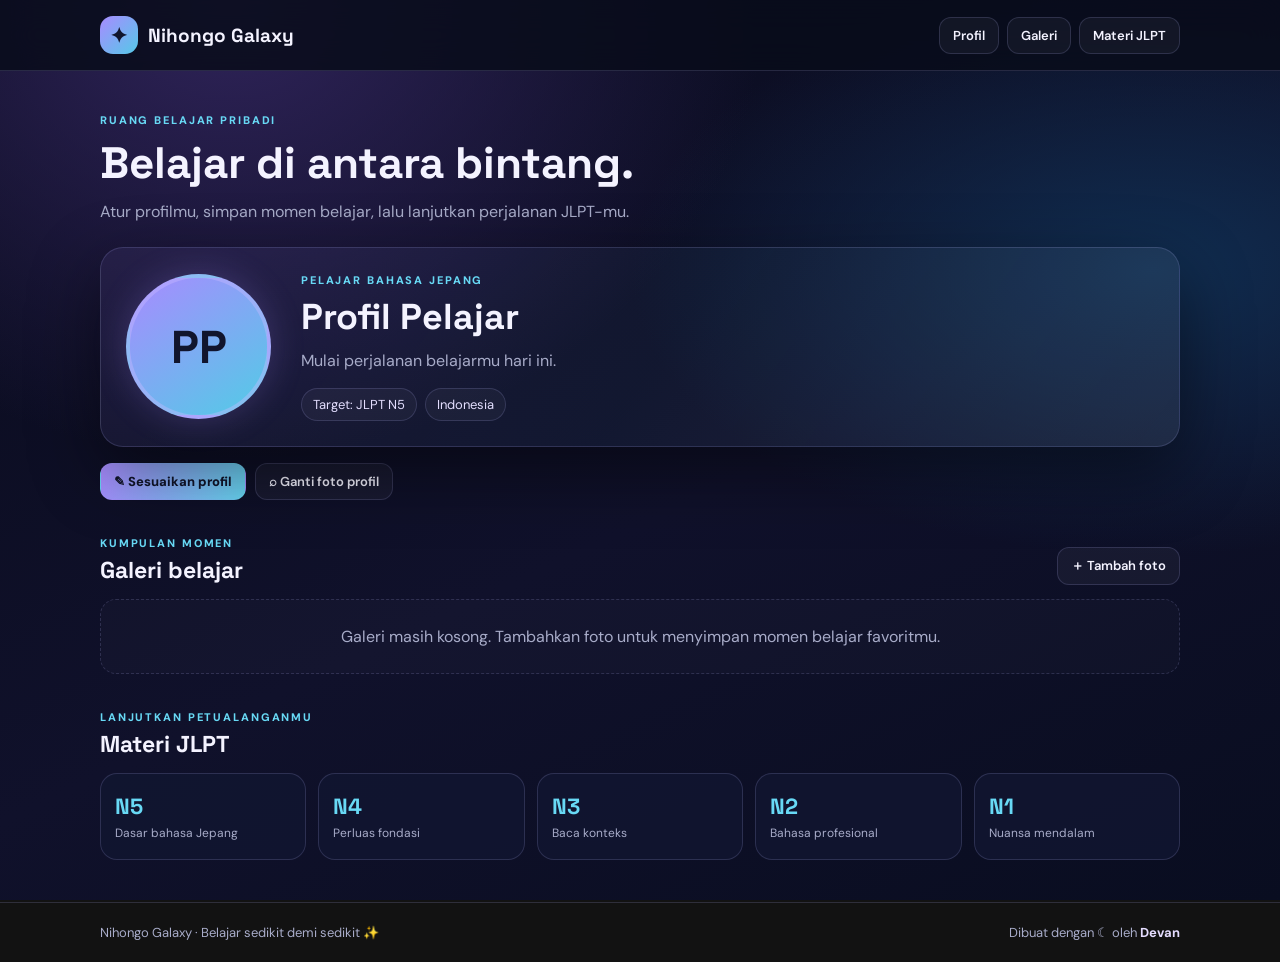
<file: index.html>
<!doctype html>
<html lang="id">
<head>
  <meta charset="utf-8">
  <meta name="viewport" content="width=device-width, initial-scale=1">
  <meta name="theme-color" content="#080b1b">
  <meta name="description" content="Nihongo Galaxy: profil belajar yang bisa disesuaikan, galeri pribadi, dan materi JLPT.">
  <title>Nihongo Galaxy — Beranda Belajar</title>
  <link rel="preconnect" href="https://fonts.googleapis.com"><link rel="preconnect" href="https://fonts.gstatic.com" crossorigin>
  <link href="https://fonts.googleapis.com/css2?family=DM+Sans:wght@400;500;600;700;800&family=Space+Grotesk:wght@500;600;700&display=swap" rel="stylesheet">
  <style>
  :root{color-scheme:dark;--bg:#080b1b;--panel:rgba(18,23,49,.82);--ink:#f4f3ff;--muted:#a8acc9;--line:rgba(184,184,255,.17);--accent:#a88bff;--cyan:#68d9f5;--shadow:0 24px 70px #0007}*{box-sizing:border-box}html{scroll-behavior:smooth}body{margin:0;min-height:100vh;color:var(--ink);font-family:"DM Sans",sans-serif;background:radial-gradient(ellipse at 18% 0%,#30245b 0,transparent 36%),radial-gradient(ellipse at 90% 30%,#102d50 0,transparent 32%),linear-gradient(155deg,#090b1c,#10112b 55%,#090d20);background-attachment:fixed;overflow-x:hidden}.wrap{width:min(1080px,calc(100% - 36px));margin:auto}.topbar{position:sticky;top:0;z-index:10;background:#090c1bd9;border-bottom:1px solid var(--line);backdrop-filter:blur(16px)}.nav{min-height:70px;display:flex;align-items:center;justify-content:space-between;gap:14px}.brand{display:flex;align-items:center;gap:10px;color:var(--ink);text-decoration:none;font:700 19px "Space Grotesk",sans-serif}.brandmark{display:grid;place-items:center;width:38px;height:38px;border-radius:13px;background:linear-gradient(135deg,#a88bff,#55c9e8);color:#11152d;font-size:21px}.nav-links{display:flex;gap:8px;flex-wrap:wrap}.nav-links a,.button,.upload-btn{border:1px solid var(--line);border-radius:12px;padding:9px 13px;color:var(--ink);background:#ffffff0b;text-decoration:none;font:600 13px "DM Sans",sans-serif;cursor:pointer}.hero{padding:42px 0 22px}.eyebrow{color:var(--cyan);font-size:11px;font-weight:800;letter-spacing:.17em;text-transform:uppercase}.hero h1{margin:8px 0;font:700 clamp(29px,5vw,44px) "Space Grotesk",sans-serif}.hero p{margin:0;color:var(--muted);line-height:1.6}.profile-card{position:relative;display:grid;grid-template-columns:150px 1fr;gap:25px;align-items:center;padding:25px;border:1px solid var(--line);border-radius:23px;background:linear-gradient(125deg,#a88bff13,#68d9f50a 52%,#fff1);box-shadow:var(--shadow)}.avatar-wrap{position:relative;width:145px;height:145px;border-radius:50%}.avatar,.avatar-fallback{position:absolute;inset:0;width:145px;height:145px;border-radius:50%;border:4px solid #c9b9ff66;box-shadow:0 0 34px #a88bff3a}.avatar{display:block;object-fit:cover;background:#171b36}.avatar-fallback{display:grid;place-items:center;background:linear-gradient(145deg,#a88bff,#51cce6);color:#11152d;font:700 46px "Space Grotesk",sans-serif}.profile-copy h2{margin:7px 0;font:700 clamp(27px,4vw,36px) "Space Grotesk",sans-serif}.bio{max-width:680px;margin:0 0 14px;color:var(--muted);line-height:1.7;white-space:pre-wrap}.meta{display:flex;flex-wrap:wrap;gap:8px}.meta span{padding:7px 11px;border:1px solid var(--line);border-radius:999px;background:#ffffff09;color:#e3defe;font-size:13px}.actions{display:flex;flex-wrap:wrap;gap:9px;margin:16px 0}.primary{border-color:transparent;background:linear-gradient(110deg,var(--accent),#68d9f5);color:#11152b;font-weight:800}.upload-btn{display:inline-flex;align-items:center}.editor{display:none;grid-template-columns:repeat(2,minmax(0,1fr));gap:13px;margin:14px 0 24px;padding:19px;border:1px solid var(--line);border-radius:19px;background:var(--panel)}.editor.open{display:grid}.field{display:grid;gap:7px;color:#dedcf5;font-size:13px;font-weight:700}.field.full{grid-column:1/-1}input,textarea{width:100%;border:1px solid var(--line);border-radius:11px;padding:11px 12px;color:var(--ink);background:#080c1dcc;font:500 14px "DM Sans",sans-serif}input[type=color]{height:43px;padding:5px}textarea{min-height:84px;resize:vertical}.section{margin:36px 0}.section-head{display:flex;justify-content:space-between;align-items:end;gap:12px;margin-bottom:14px}.section h2{margin:5px 0 0;font:700 23px "Space Grotesk",sans-serif}.section-head p{margin:0;color:var(--muted);font-size:13px}.gallery{display:grid;grid-template-columns:repeat(3,minmax(0,1fr));gap:14px}.gallery-item{position:relative;overflow:hidden;aspect-ratio:4/3;border:1px solid var(--line);border-radius:16px;background:#171b36}.gallery-item img{display:block;width:100%;height:100%;object-fit:cover;cursor:zoom-in}.remove{position:absolute;top:8px;right:8px;width:34px;height:34px;border:1px solid #ffffff44;border-radius:50%;background:#090b1bd9;color:#fff;font-size:20px;cursor:pointer}.empty{grid-column:1/-1;padding:26px;text-align:center;border:1px dashed var(--line);border-radius:16px;color:var(--muted);background:#ffffff05}.levels{display:grid;grid-template-columns:repeat(5,minmax(0,1fr));gap:12px}.level{display:block;padding:18px 14px;border:1px solid var(--line);border-radius:17px;background:var(--panel);color:var(--ink);text-decoration:none}.level b{display:block;color:var(--cyan);font:700 22px "Space Grotesk",sans-serif}.level span{display:block;margin-top:5px;color:var(--muted);font-size:12px}.footer{margin-top:42px;padding:21px 0;border-top:1px solid var(--line);color:var(--muted);font-size:13px}.footer-inner{display:flex;justify-content:space-between}.footer strong{color:#e5ddff}.modal{position:fixed;inset:0;z-index:30;display:none;place-items:center;padding:24px;background:#03040ddd}.modal.open{display:grid}.modal img{max-width:min(1000px,92vw);max-height:86vh;border-radius:16px}.modal-close{position:absolute;top:18px;right:18px;width:42px;height:42px;border-radius:50%;background:#171b36;color:white;font-size:24px}.toast{position:fixed;left:50%;bottom:22px;z-index:50;transform:translate(-50%,20px);padding:12px 17px;border:1px solid var(--line);border-radius:12px;background:#171b36;opacity:0;transition:.2s}.toast.show{transform:translate(-50%,0);opacity:1}@media(max-width:700px){.profile-card{grid-template-columns:1fr;text-align:center;justify-items:center}.meta{justify-content:center}.gallery{grid-template-columns:repeat(2,minmax(0,1fr))}.editor.open{grid-template-columns:1fr}.field.full{grid-column:auto}.section-head{align-items:flex-start;flex-direction:column}.levels{grid-template-columns:repeat(2,minmax(0,1fr))}.footer-inner{flex-direction:column}}@media(max-width:420px){.nav{align-items:flex-start;padding:12px 0;flex-direction:column}.gallery{grid-template-columns:1fr}}
  </style>
</head>
<body>
<header class="topbar"><div class="wrap nav"><a class="brand" href="#home"><span class="brandmark">✦</span>Nihongo Galaxy</a><nav class="nav-links"><a href="#profile">Profil</a><a href="#gallerySection">Galeri</a><a href="#materi">Materi JLPT</a></nav></div></header>
<main class="wrap" id="home">
<section class="hero"><div class="eyebrow">RUANG BELAJAR PRIBADI</div><h1>Belajar di antara bintang.</h1><p>Atur profilmu, simpan momen belajar, lalu lanjutkan perjalanan JLPT-mu.</p></section>
<section id="profile" class="profile-card"><div class="avatar-wrap"><div class="avatar-fallback" id="avatarFallback" aria-hidden="true">P</div><img class="avatar" id="avatar" alt="Foto profil" style="display:none"></div><div class="profile-copy"><div class="eyebrow">PELAJAR BAHASA JEPANG</div><h2 id="displayName">Profil Pelajar</h2><p class="bio" id="displayBio">Mulai perjalanan belajarmu hari ini.</p><div class="meta"><span id="displayLevel">Target: JLPT N5</span><span id="displayLocation">Indonesia</span></div></div></section>
<div class="actions"><button class="button primary" id="toggleEditor" type="button">✎ Sesuaikan profil</button><label class="upload-btn">⌕ Ganti foto profil<input id="avatarInput" type="file" accept="image/*" hidden></label></div>
<form class="editor" id="editor"><label class="field">Nama<input id="nameInput" maxlength="60" placeholder="Nama kamu"></label><label class="field">Target belajar<input id="levelInput" maxlength="60" placeholder="Target: JLPT N5"></label><label class="field">Lokasi<input id="locationInput" maxlength="60" placeholder="Indonesia"></label><label class="field">Warna aksen<input id="colorInput" type="color" value="#a88bff"></label><label class="field full">Bio<textarea id="bioInput" maxlength="300" placeholder="Ceritakan perjalanan belajarmu..."></textarea></label><div class="actions field full"><button class="button primary" type="submit">Simpan perubahan</button><button class="button" id="resetProfile" type="button">Reset profil</button></div></form>
<section class="section" id="gallerySection"><div class="section-head"><div><div class="eyebrow">KUMPULAN MOMEN</div><h2>Galeri belajar</h2></div><label class="upload-btn">＋ Tambah foto<input id="galleryInput" type="file" accept="image/*" multiple hidden></label></div><div class="gallery" id="gallery"></div></section>
<section class="section" id="materi"><div class="section-head"><div><div class="eyebrow">LANJUTKAN PETUALANGANMU</div><h2>Materi JLPT</h2></div></div><div class="levels"><a class="level" href="n5.html"><b>N5</b><span>Dasar bahasa Jepang</span></a><a class="level" href="n4.html"><b>N4</b><span>Perluas fondasi</span></a><a class="level" href="n3.html"><b>N3</b><span>Baca konteks</span></a><a class="level" href="n2.html"><b>N2</b><span>Bahasa profesional</span></a><a class="level" href="n1.html"><b>N1</b><span>Nuansa mendalam</span></a></div></section>
</main>
<footer class="footer"><div class="wrap footer-inner"><span>Nihongo Galaxy · Belajar sedikit demi sedikit ✨</span><span>Dibuat dengan ☾ oleh <strong>Devan</strong></span></div></footer>
<div class="modal" id="modal"><button class="modal-close" id="modalClose" type="button">×</button><img id="modalImage" alt="Pratinjau galeri"></div><div class="toast" id="toast" role="status"></div>
<script>
(()=>{'use strict';
const $=id=>document.getElementById(id),KEY='nihongo-profile-galaxy-v3';
const defaults={name:'Profil Pelajar',bio:'Mulai perjalanan belajarmu hari ini.',level:'Target: JLPT N5',location:'Indonesia',color:'#a88bff',avatar:'',gallery:[]};
let state;try{const saved=JSON.parse(localStorage.getItem(KEY)||'null');state={...defaults,...(saved&&typeof saved==='object'?saved:{})};if(!Array.isArray(state.gallery))state.gallery=[]}catch{state={...defaults}}
let toastTimer;function notify(message){$('toast').textContent=message;$('toast').classList.add('show');clearTimeout(toastTimer);toastTimer=setTimeout(()=>$('toast').classList.remove('show'),2500)}
function save(){try{localStorage.setItem(KEY,JSON.stringify(state));return true}catch(e){notify('Penyimpanan penuh. Hapus beberapa foto lalu coba lagi.');return false}}
function initials(name){return name.trim().split(/\s+/).slice(0,2).map(x=>x[0]||'').join('').toUpperCase()||'P'}
function apply(){
  $('displayName').textContent=state.name||defaults.name;$('displayBio').textContent=state.bio||defaults.bio;$('displayLevel').textContent=state.level||defaults.level;$('displayLocation').textContent=state.location||defaults.location;
  document.documentElement.style.setProperty('--accent',/^#[0-9a-f]{6}$/i.test(state.color)?state.color:defaults.color);
  $('nameInput').value=state.name===defaults.name?'':state.name;$('bioInput').value=state.bio===defaults.bio?'':state.bio;$('levelInput').value=state.level===defaults.level?'':state.level;$('locationInput').value=state.location===defaults.location?'':state.location;$('colorInput').value=state.color;
  const fallback=$('avatarFallback'),avatar=$('avatar');fallback.textContent=initials(state.name||defaults.name);
  if(state.avatar&&typeof state.avatar==='string'&&state.avatar.startsWith('data:image')){avatar.onload=()=>{avatar.style.display='block';fallback.style.display='none'};avatar.onerror=()=>{avatar.style.display='none';fallback.style.display='grid';state.avatar='';save()};avatar.src=state.avatar}else{avatar.removeAttribute('src');avatar.style.display='none';fallback.style.display='grid'}
  renderGallery()
}
function renderGallery(){const gallery=$('gallery');gallery.replaceChildren();if(!state.gallery.length){const e=document.createElement('div');e.className='empty';e.textContent='Galeri masih kosong. Tambahkan foto untuk menyimpan momen belajar favoritmu.';gallery.append(e);return}state.gallery.forEach((src,index)=>{const item=document.createElement('div');item.className='gallery-item';const img=document.createElement('img');img.src=src;img.alt=`Foto galeri ${index+1}`;img.loading='lazy';img.addEventListener('click',()=>openModal(src));const remove=document.createElement('button');remove.className='remove';remove.type='button';remove.textContent='×';remove.addEventListener('click',()=>{state.gallery.splice(index,1);save();renderGallery()});item.append(img,remove);gallery.append(item)})}
function processImage(file){return new Promise((resolve,reject)=>{if(!file.type.startsWith('image/'))return reject(new Error('Pilih file gambar.'));if(file.size>15*1024*1024)return reject(new Error('Ukuran gambar maksimal 15 MB.'));const reader=new FileReader();reader.onerror=()=>reject(new Error('Gambar tidak dapat dibaca.'));reader.onload=()=>{const img=new Image();img.onerror=()=>reject(new Error('Format gambar tidak didukung.'));img.onload=()=>{const scale=Math.min(1,900/Math.max(img.naturalWidth,img.naturalHeight)),canvas=document.createElement('canvas');canvas.width=Math.max(1,Math.round(img.naturalWidth*scale));canvas.height=Math.max(1,Math.round(img.naturalHeight*scale));canvas.getContext('2d').drawImage(img,0,0,canvas.width,canvas.height);resolve(canvas.toDataURL('image/jpeg',.82))};img.src=reader.result};reader.readAsDataURL(file)})}
$('toggleEditor').addEventListener('click',()=>{$('editor').classList.toggle('open')});
$('editor').addEventListener('submit',e=>{e.preventDefault();state.name=$('nameInput').value.trim()||defaults.name;state.bio=$('bioInput').value.trim()||defaults.bio;state.level=$('levelInput').value.trim()||defaults.level;state.location=$('locationInput').value.trim()||defaults.location;state.color=$('colorInput').value;if(save()){apply();$('editor').classList.remove('open');notify('Profil berhasil disimpan ✨')}});
$('resetProfile').addEventListener('click',()=>{state={...defaults,gallery:state.gallery};if(save()){apply();notify('Profil berhasil direset')}});
$('avatarInput').addEventListener('change',async e=>{const file=e.target.files&&e.target.files[0];if(!file)return;try{const processed=await processImage(file);state.avatar=processed;if(save()){apply();notify('Foto profil diperbarui')}}catch(error){notify(error.message)}finally{e.target.value=''}});
$('galleryInput').addEventListener('change',async e=>{let added=0;for(const file of [...e.target.files]){if(state.gallery.length>=12){notify('Galeri maksimal 12 foto.');break}try{state.gallery.push(await processImage(file));added++}catch(error){notify(error.message)}}if(added&&save()){renderGallery();notify(`${added} foto ditambahkan`)}e.target.value=''});
function openModal(src){$('modalImage').src=src;$('modal').classList.add('open')}function closeModal(){$('modal').classList.remove('open');$('modalImage').removeAttribute('src')}$('modalClose').addEventListener('click',closeModal);$('modal').addEventListener('click',e=>{if(e.target===$('modal'))closeModal()});document.addEventListener('keydown',e=>{if(e.key==='Escape')closeModal()});
apply();})();
</script>
</body>
</html>
</file>
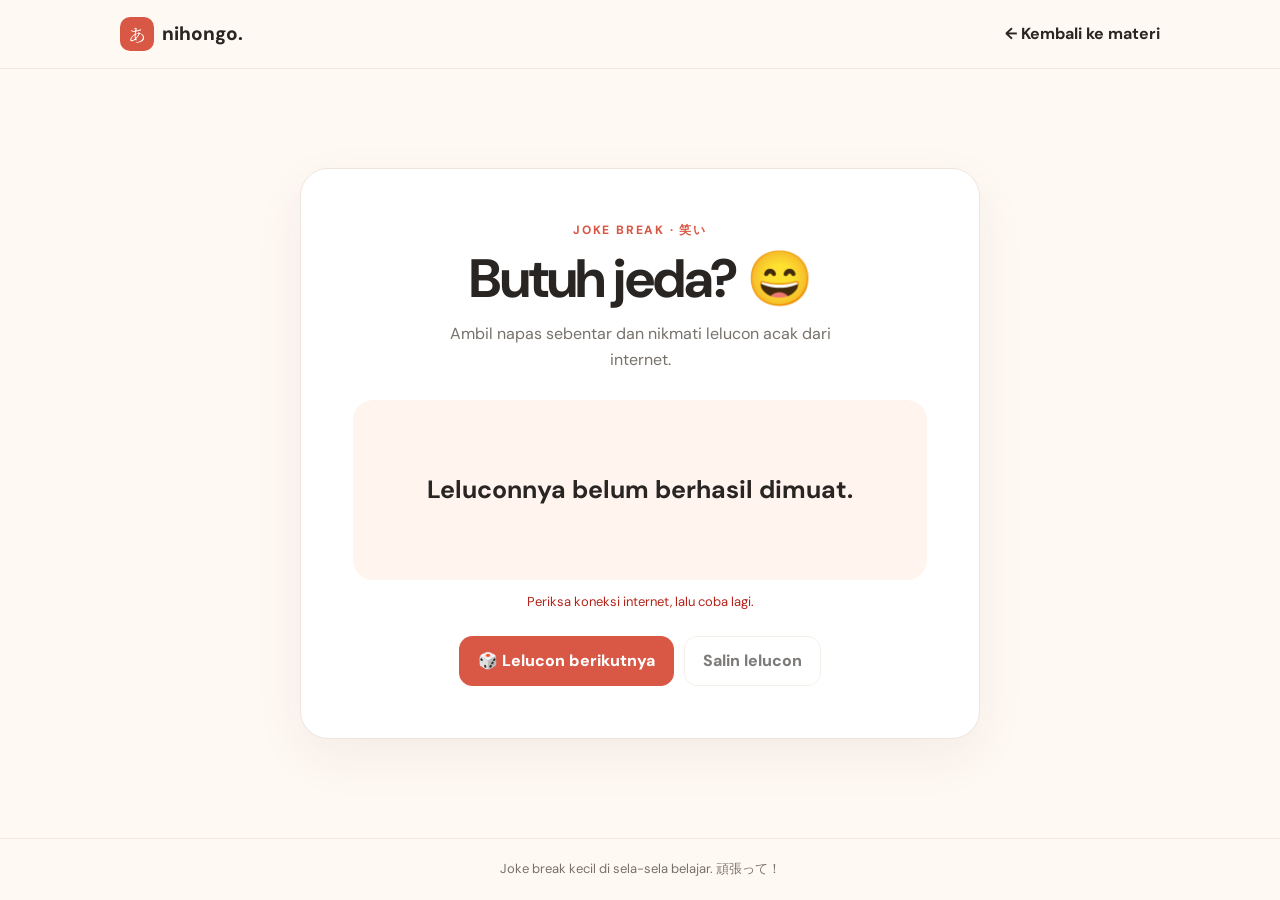
<file: jokes.html>
<!doctype html>
<html lang="id">
<head>
  <meta charset="utf-8">
  <meta name="viewport" content="width=device-width, initial-scale=1">
  <meta name="theme-color" content="#fff9f3">
  <meta name="description" content="Generator lelucon acak dari API publik.">
  <title>Joke Break — nihongo.</title>
  <link rel="preconnect" href="https://fonts.googleapis.com">
  <link rel="preconnect" href="https://fonts.gstatic.com" crossorigin>
  <link href="https://fonts.googleapis.com/css2?family=DM+Sans:wght@400;600;700;800&family=Noto+Serif+JP:wght@700&display=swap" rel="stylesheet">
  <style>
    :root { color-scheme: light; --ink:#282522; --muted:#77716b; --accent:#d95745; --cream:#fff9f3; --line:#eee5dc; --white:#fff; }
    * { box-sizing:border-box; }
    html { min-height:100%; }
    body { min-height:100vh; margin:0; display:flex; flex-direction:column; color:var(--ink); background:var(--cream); font:16px/1.6 "DM Sans",sans-serif; }
    .topbar { position:sticky; top:0; z-index:2; border-bottom:1px solid var(--line); background:rgba(255,249,243,.94); backdrop-filter:blur(12px); }
    .wrap { width:min(1040px,calc(100% - 32px)); margin-inline:auto; }
    .nav { min-height:68px; display:flex; align-items:center; justify-content:space-between; gap:16px; }
    .brand { display:flex; align-items:center; color:var(--ink); text-decoration:none; font-size:19px; font-weight:800; }
    .brandmark { display:grid; place-items:center; width:34px; height:34px; margin-right:8px; border-radius:10px; color:white; background:var(--accent); font:18px "Noto Serif JP",serif; }
    .back { color:var(--ink); text-decoration:none; font-weight:700; }
    main { flex:1; display:grid; place-items:center; padding-block:56px; }
    .card { width:min(680px,100%); padding:clamp(24px,6vw,52px); border:1px solid var(--line); border-radius:28px; background:var(--white); box-shadow:0 18px 50px #49372b10; text-align:center; }
    .eyebrow { color:var(--accent); font-size:12px; font-weight:800; letter-spacing:.15em; }
    h1 { margin:8px 0 0; font-size:clamp(34px,7vw,54px); line-height:1.12; letter-spacing:-.04em; }
    .intro { margin:12px auto 28px; max-width:440px; color:var(--muted); }
    .joke-box { min-height:180px; display:flex; flex-direction:column; justify-content:center; gap:10px; padding:24px; border-radius:20px; background:#fff5ee; }
    .joke-text { margin:0; font-size:clamp(19px,3vw,25px); font-weight:700; line-height:1.55; }
    .punchline { color:var(--accent); }
    .category { align-self:center; padding:5px 11px; border:1px solid var(--line); border-radius:999px; color:var(--muted); font-size:12px; text-transform:capitalize; }
    .status { min-height:24px; margin:12px 0 0; color:var(--muted); font-size:13px; }
    .status.error { color:#b42318; }
    .actions { display:flex; justify-content:center; flex-wrap:wrap; gap:10px; margin-top:20px; }
    button { min-height:46px; padding:11px 18px; border:1px solid var(--line); border-radius:13px; background:white; color:var(--ink); font:inherit; font-weight:800; cursor:pointer; transition:transform .18s,background .18s; }
    button:hover:not(:disabled) { transform:translateY(-2px); }
    button:focus-visible, a:focus-visible { outline:3px solid #d9574570; outline-offset:3px; }
    button:disabled { opacity:.6; cursor:wait; }
    .primary { border-color:var(--accent); background:var(--accent); color:white; }
    .footer { padding:20px 0; border-top:1px solid var(--line); color:var(--muted); font-size:13px; text-align:center; }
    @media (prefers-reduced-motion:reduce) { *,*::before,*::after { scroll-behavior:auto!important; transition:none!important; } }
  </style>
</head>
<body>
  <header class="topbar">
    <div class="wrap nav">
      <a class="brand" href="index.html"><span class="brandmark" aria-hidden="true">あ</span>nihongo.</a>
      <a class="back" href="index.html">← Kembali ke materi</a>
    </div>
  </header>
  <main class="wrap">
    <section class="card" aria-labelledby="title">
      <div class="eyebrow">JOKE BREAK · 笑い</div>
      <h1 id="title">Butuh jeda? 😄</h1>
      <p class="intro">Ambil napas sebentar dan nikmati lelucon acak dari internet.</p>
      <div class="joke-box" aria-live="polite" aria-busy="false">
        <p class="joke-text" id="setup">Tekan tombol untuk mengambil lelucon.</p>
        <p class="joke-text punchline" id="punchline" hidden></p>
        <span class="category" id="category" hidden></span>
      </div>
      <p class="status" id="status" role="status"></p>
      <div class="actions">
        <button class="primary" id="newJoke" type="button">🎲 Lelucon berikutnya</button>
        <button id="copyJoke" type="button" disabled>Salin lelucon</button>
      </div>
    </section>
  </main>
  <footer class="footer"><div class="wrap">Joke break kecil di sela-sela belajar. 頑張って！</div></footer>
  <script>
    (() => {
      const endpoint = 'https://official-joke-api.appspot.com/random_joke';
      const box = document.querySelector('.joke-box');
      const setup = document.getElementById('setup');
      const punchline = document.getElementById('punchline');
      const category = document.getElementById('category');
      const status = document.getElementById('status');
      const newButton = document.getElementById('newJoke');
      const copyButton = document.getElementById('copyJoke');
      let currentJoke = '';

      async function getJoke() {
        newButton.disabled = true;
        copyButton.disabled = true;
        box.setAttribute('aria-busy', 'true');
        status.classList.remove('error');
        status.textContent = 'Sedang mencari lelucon…';
        setup.textContent = 'Sebentar ya…';
        punchline.hidden = true;
        category.hidden = true;
        try {
          const response = await fetch(endpoint, { headers: { Accept: 'application/json' }, cache: 'no-store' });
          if (!response.ok) throw new Error('API mengembalikan respons yang tidak berhasil.');
          const joke = await response.json();
          if (typeof joke.setup !== 'string' || typeof joke.punchline !== 'string') throw new Error('Format lelucon tidak dikenali.');
          setup.textContent = joke.setup;
          punchline.textContent = joke.punchline;
          punchline.hidden = false;
          if (typeof joke.type === 'string') {
            category.textContent = joke.type;
            category.hidden = false;
          }
          currentJoke = `${joke.setup}\n${joke.punchline}`;
          copyButton.disabled = false;
          status.textContent = 'Lelucon baru siap!';
        } catch (error) {
          setup.textContent = 'Leluconnya belum berhasil dimuat.';
          status.textContent = 'Periksa koneksi internet, lalu coba lagi.';
          status.classList.add('error');
          console.error('Gagal mengambil lelucon:', error);
        } finally {
          newButton.disabled = false;
          box.setAttribute('aria-busy', 'false');
        }
      }

      newButton.addEventListener('click', getJoke);
      copyButton.addEventListener('click', async () => {
        if (!currentJoke) return;
        try {
          await navigator.clipboard.writeText(currentJoke);
          status.textContent = 'Lelucon berhasil disalin.';
        } catch {
          status.textContent = 'Tidak dapat menyalin otomatis di browser ini.';
        }
      });
      getJoke();
    })();
  </script>
</body>
</html>
</file>
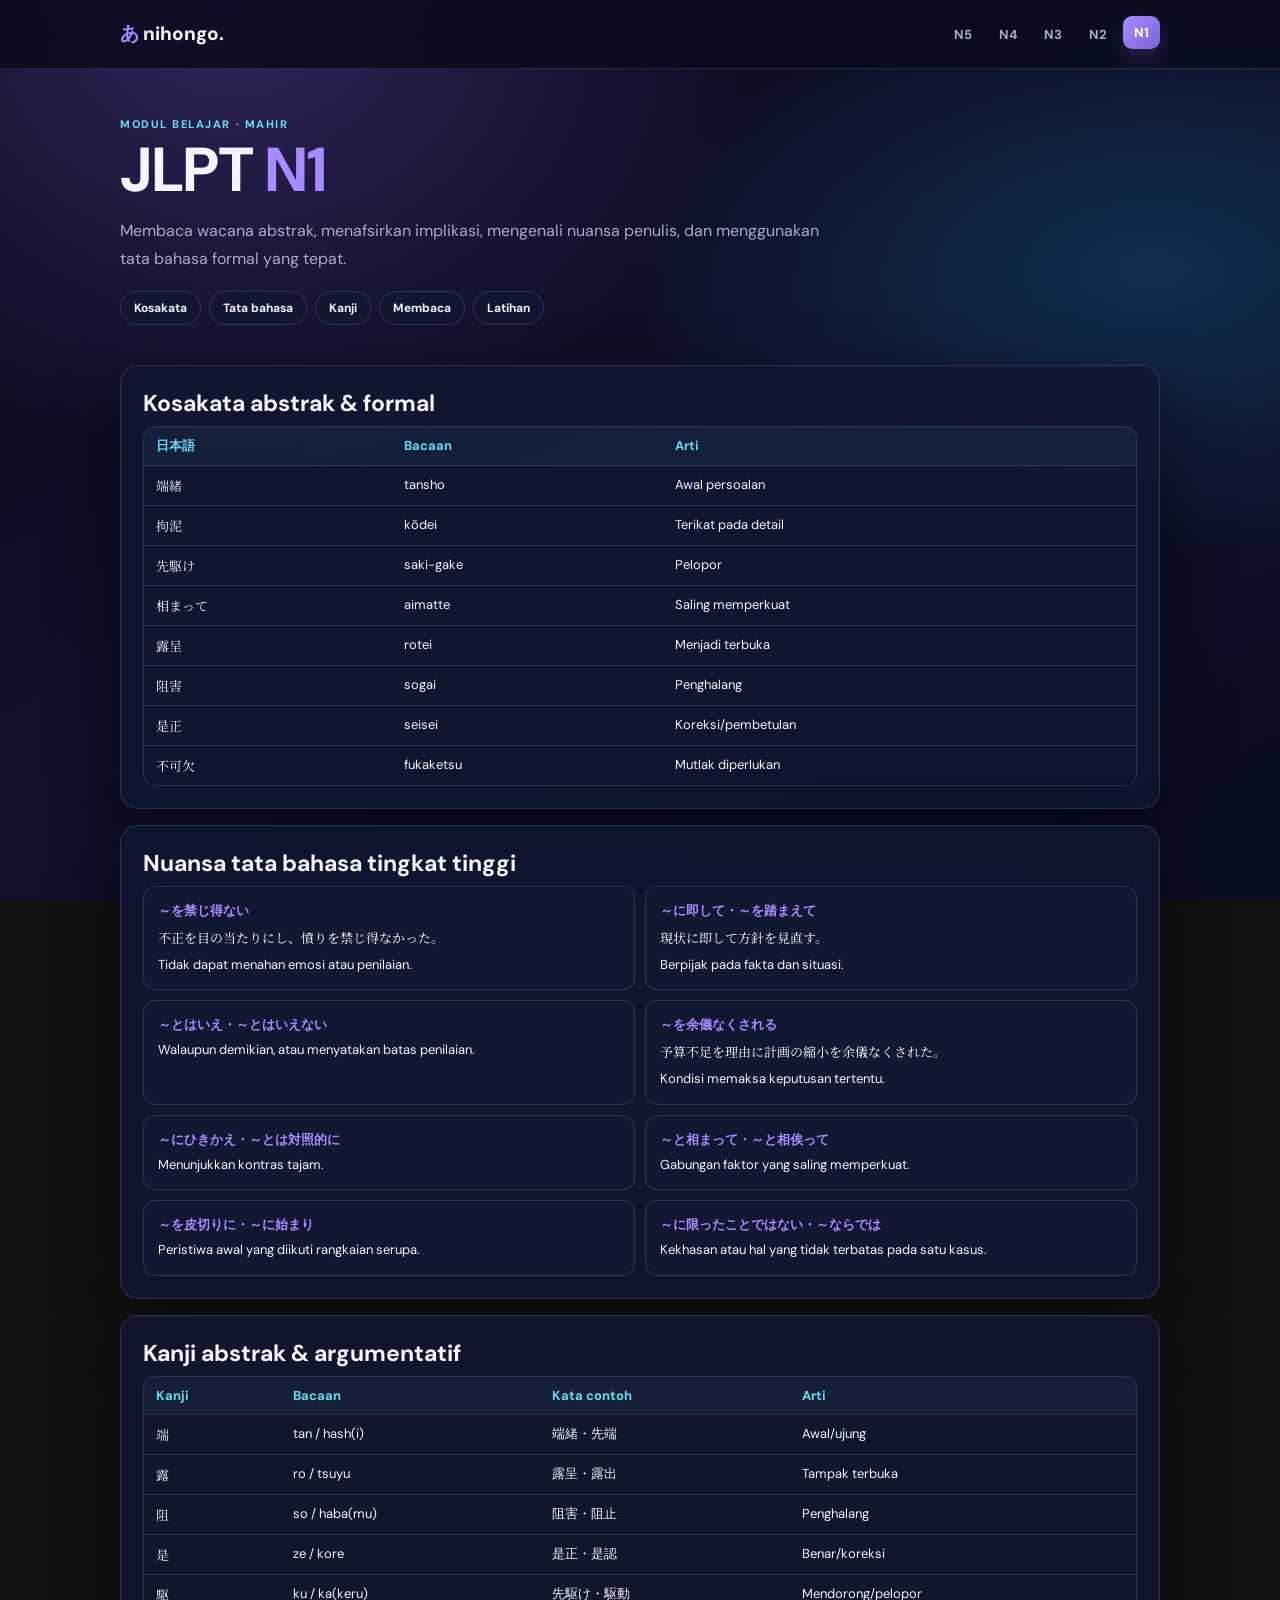
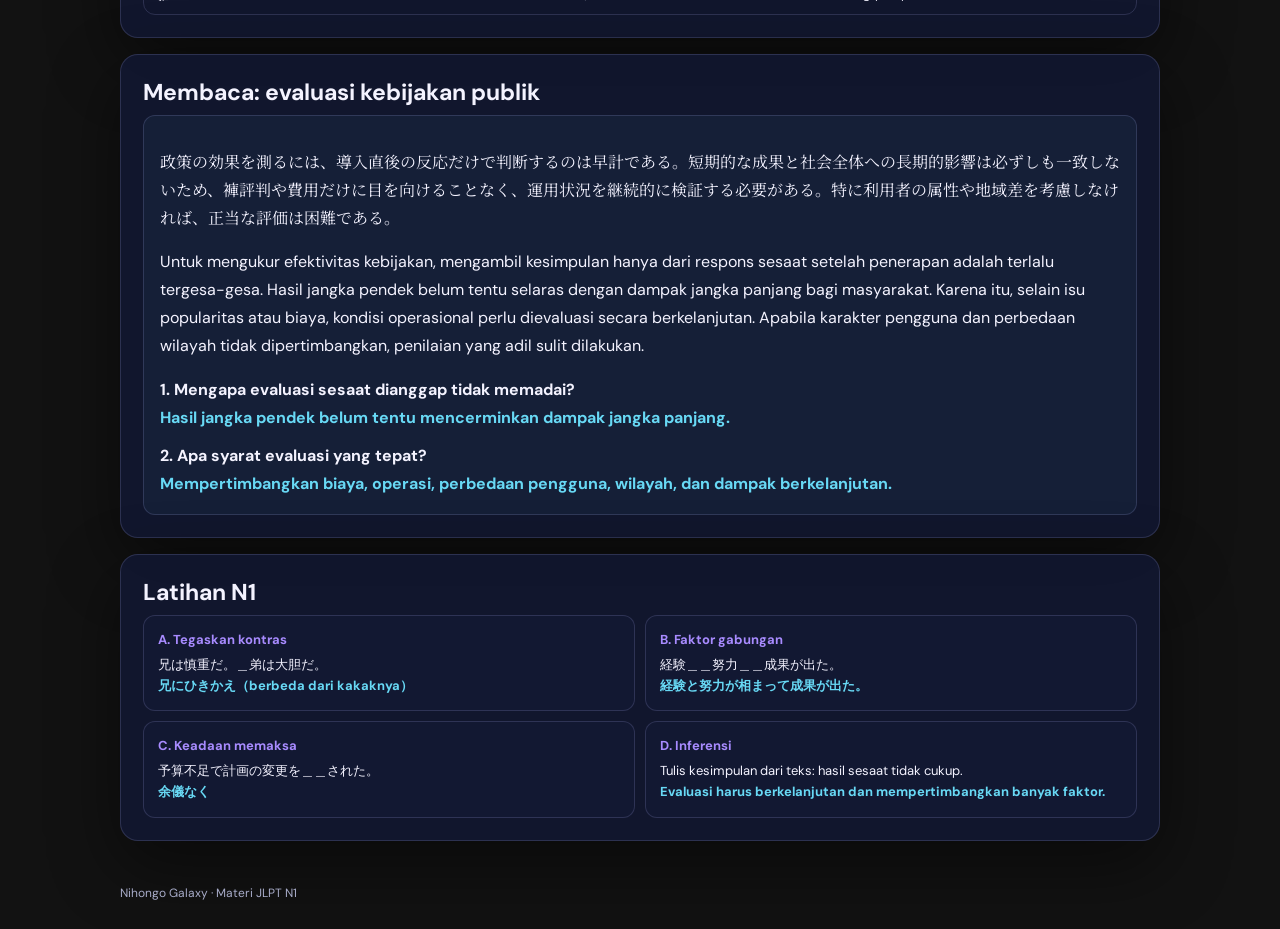
<file: n1.html>
<!doctype html>
<html lang="id"><head><meta charset="utf-8"><meta name="viewport" content="width=device-width,initial-scale=1"><meta name="theme-color" content="#080b1b"><title>JLPT N1 — Nihongo Galaxy</title><link rel="preconnect" href="https://fonts.googleapis.com"><link href="https://fonts.googleapis.com/css2?family=DM+Sans:wght@400;600;700;800&family=Noto+Serif+JP:wght@600;700&display=swap" rel="stylesheet"><link rel="stylesheet" href="modules.css"></head><body><header class="top"><div class="wrap nav"><a class="brand" href="index.html">あ nihongo.</a><nav aria-label="Pilih modul JLPT"><a href="n5.html">N5</a><a href="n4.html">N4</a><a href="n3.html">N3</a><a href="n2.html">N2</a><a class="active" href="n1.html">N1</a></nav></div></header><main class="wrap"><section class="hero"><div class="eyebrow">MODUL BELAJAR · MAHIR</div><h1>JLPT <span>N1</span></h1><p class="lead">Membaca wacana abstrak, menafsirkan implikasi, mengenali nuansa penulis, dan menggunakan tata bahasa formal yang tepat.</p><div class="contents"><a href="#vocab">Kosakata</a><a href="#grammar">Tata bahasa</a><a href="#kanji">Kanji</a><a href="#reading">Membaca</a><a href="#practice">Latihan</a></div></section><section class="panel" id="vocab"><h2>Kosakata abstrak & formal</h2><div class="tablebox"><table><thead><tr><th>日本語</th><th>Bacaan</th><th>Arti</th></tr></thead><tbody><tr><td class="jp">端緒</td><td>tansho</td><td>Awal persoalan</td></tr><tr><td class="jp">拘泥</td><td>kōdei</td><td>Terikat pada detail</td></tr><tr><td class="jp">先駆け</td><td>saki-gake</td><td>Pelopor</td></tr><tr><td class="jp">相まって</td><td>aimatte</td><td>Saling memperkuat</td></tr><tr><td class="jp">露呈</td><td>rotei</td><td>Menjadi terbuka</td></tr><tr><td class="jp">阻害</td><td>sogai</td><td>Penghalang</td></tr><tr><td class="jp">是正</td><td>seisei</td><td>Koreksi/pembetulan</td></tr><tr><td class="jp">不可欠</td><td>fukaketsu</td><td>Mutlak diperlukan</td></tr></tbody></table></div></section><section class="panel" id="grammar"><h2>Nuansa tata bahasa tingkat tinggi</h2><div class="grid"><div class="item"><strong>～を禁じ得ない</strong><span class="jp">不正を目の当たりにし、憤りを禁じ得なかった。</span>Tidak dapat menahan emosi atau penilaian.</div><div class="item"><strong>～に即して・～を踏まえて</strong><span class="jp">現状に即して方針を見直す。</span>Berpijak pada fakta dan situasi.</div><div class="item"><strong>～とはいえ・～とはいえない</strong>Walaupun demikian, atau menyatakan batas penilaian.</div><div class="item"><strong>～を余儀なくされる</strong><span class="jp">予算不足を理由に計画の縮小を余儀なくされた。</span>Kondisi memaksa keputusan tertentu.</div><div class="item"><strong>～にひきかえ・～とは対照的に</strong>Menunjukkan kontras tajam.</div><div class="item"><strong>～と相まって・～と相俟って</strong>Gabungan faktor yang saling memperkuat.</div><div class="item"><strong>～を皮切りに・～に始まり</strong>Peristiwa awal yang diikuti rangkaian serupa.</div><div class="item"><strong>～に限ったことではない・～ならでは</strong>Kekhasan atau hal yang tidak terbatas pada satu kasus.</div></div></section><section class="panel" id="kanji"><h2>Kanji abstrak & argumentatif</h2><div class="tablebox"><table><thead><tr><th>Kanji</th><th>Bacaan</th><th>Kata contoh</th><th>Arti</th></tr></thead><tbody><tr><td class="jp">端</td><td>tan / hash(i)</td><td>端緒・先端</td><td>Awal/ujung</td></tr><tr><td class="jp">露</td><td>ro / tsuyu</td><td>露呈・露出</td><td>Tampak terbuka</td></tr><tr><td class="jp">阻</td><td>so / haba(mu)</td><td>阻害・阻止</td><td>Penghalang</td></tr><tr><td class="jp">是</td><td>ze / kore</td><td>是正・是認</td><td>Benar/koreksi</td></tr><tr><td class="jp">駆</td><td>ku / ka(keru)</td><td>先駆け・駆動</td><td>Mendorong/pelopor</td></tr></tbody></table></div></section><section class="panel" id="reading"><h2>Membaca: evaluasi kebijakan publik</h2><div class="callout"><p class="jp">政策の効果を測るには、導入直後の反応だけで判断するのは早計である。短期的な成果と社会全体への長期的影響は必ずしも一致しないため、褲評判や費用だけに目を向けることなく、運用状況を継続的に検証する必要がある。特に利用者の属性や地域差を考慮しなければ、正当な評価は困難である。</p><p>Untuk mengukur efektivitas kebijakan, mengambil kesimpulan hanya dari respons sesaat setelah penerapan adalah terlalu tergesa-gesa. Hasil jangka pendek belum tentu selaras dengan dampak jangka panjang bagi masyarakat. Karena itu, selain isu popularitas atau biaya, kondisi operasional perlu dievaluasi secara berkelanjutan. Apabila karakter pengguna dan perbedaan wilayah tidak dipertimbangkan, penilaian yang adil sulit dilakukan.</p><div class="question">1. Mengapa evaluasi sesaat dianggap tidak memadai?</div><div class="answer">Hasil jangka pendek belum tentu mencerminkan dampak jangka panjang.</div><div class="question">2. Apa syarat evaluasi yang tepat?</div><div class="answer">Mempertimbangkan biaya, operasi, perbedaan pengguna, wilayah, dan dampak berkelanjutan.</div></div></section><section class="panel" id="practice"><h2>Latihan N1</h2><div class="grid"><div class="item"><b>A. Tegaskan kontras</b><span>兄は慎重だ。＿弟は大胆だ。</span><div class="answer">兄にひきかえ（berbeda dari kakaknya）</div></div><div class="item"><b>B. Faktor gabungan</b><span>経験＿＿努力＿＿成果が出た。</span><div class="answer">経験と努力が相まって成果が出た。</div></div><div class="item"><b>C. Keadaan memaksa</b><span>予算不足で計画の変更を＿＿された。</span><div class="answer">余儀なく</div></div><div class="item"><b>D. Inferensi</b><span>Tulis kesimpulan dari teks: hasil sesaat tidak cukup.</span><div class="answer">Evaluasi harus berkelanjutan dan mempertimbangkan banyak faktor.</div></div></div></section></main><footer class="wrap foot">Nihongo Galaxy · Materi JLPT N1</footer><script>const observer=new IntersectionObserver(entries=>entries.forEach(entry=>{if(entry.isIntersecting)entry.target.classList.add('visible')}),{threshold:.08});document.querySelectorAll('.panel').forEach((panel,i)=>{panel.style.transitionDelay=`${Math.min(i*55,220)}ms`;observer.observe(panel)});</script></body></html>
</file>
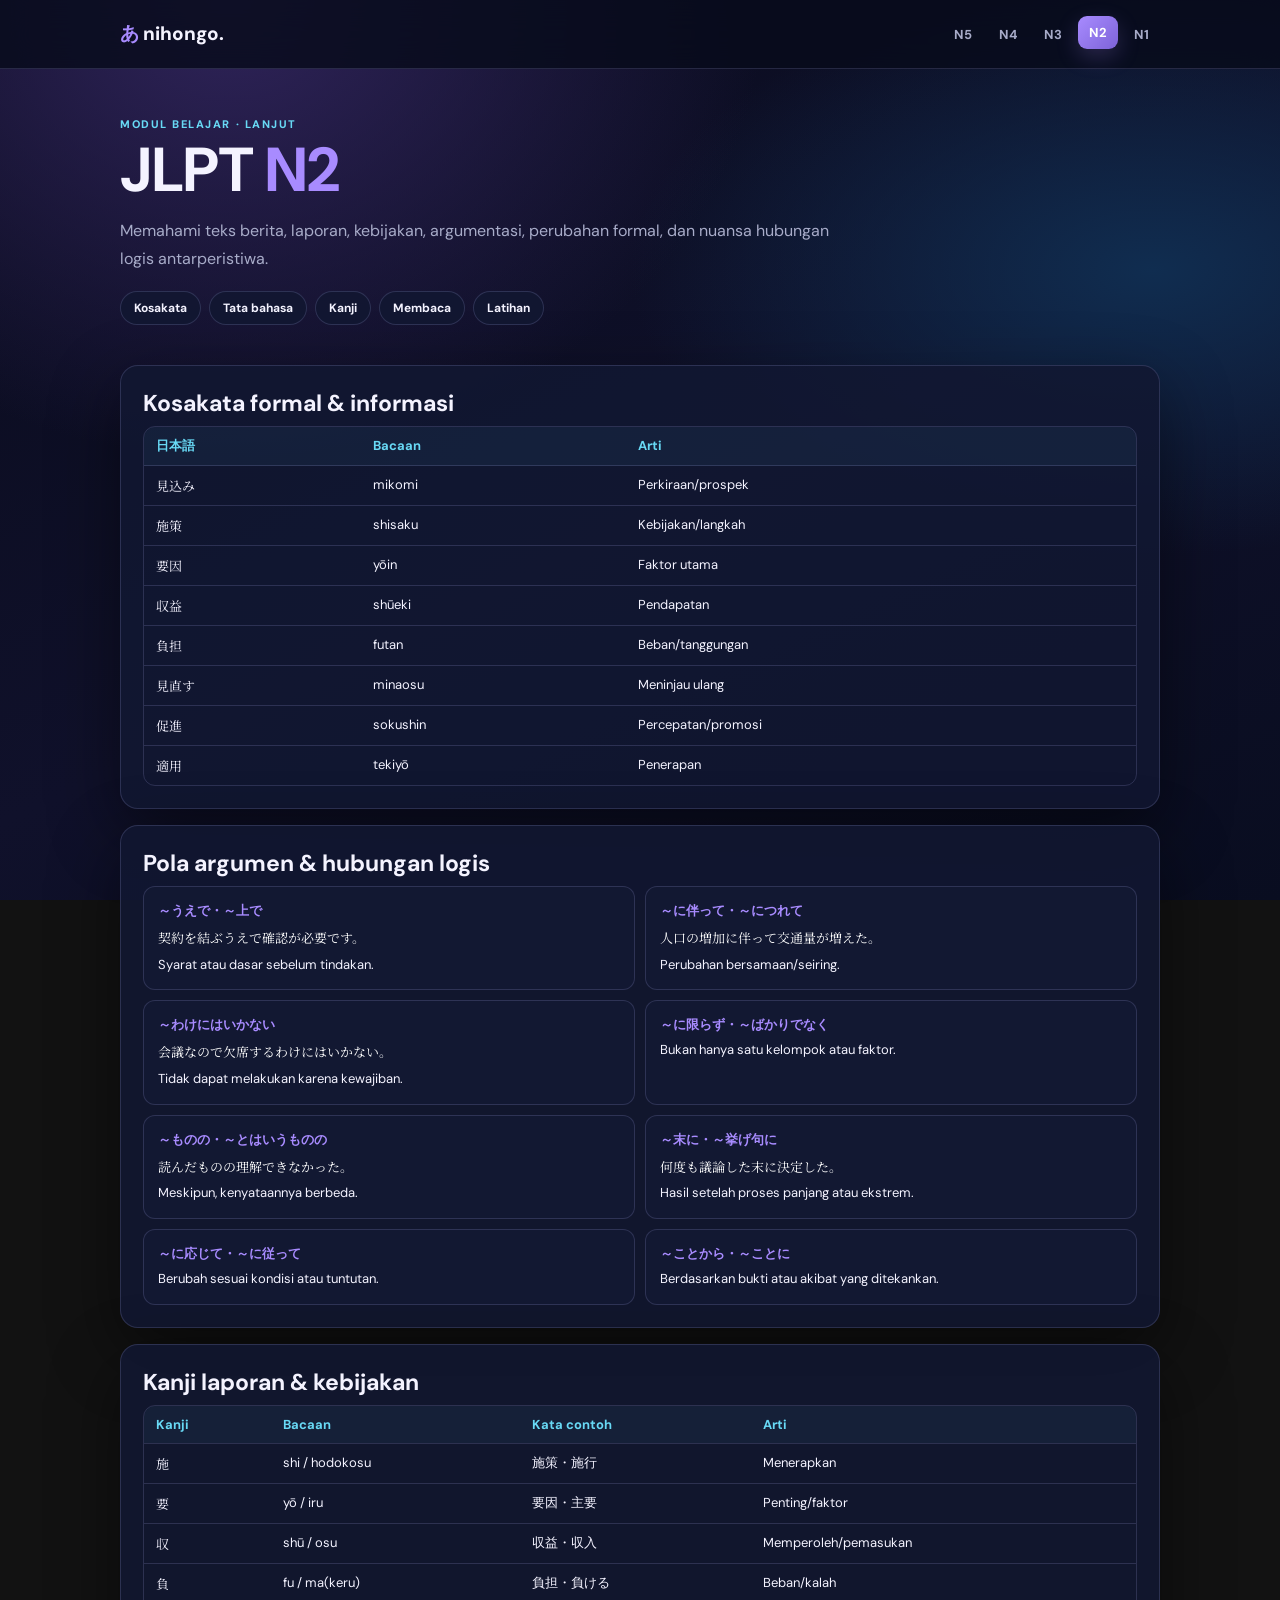
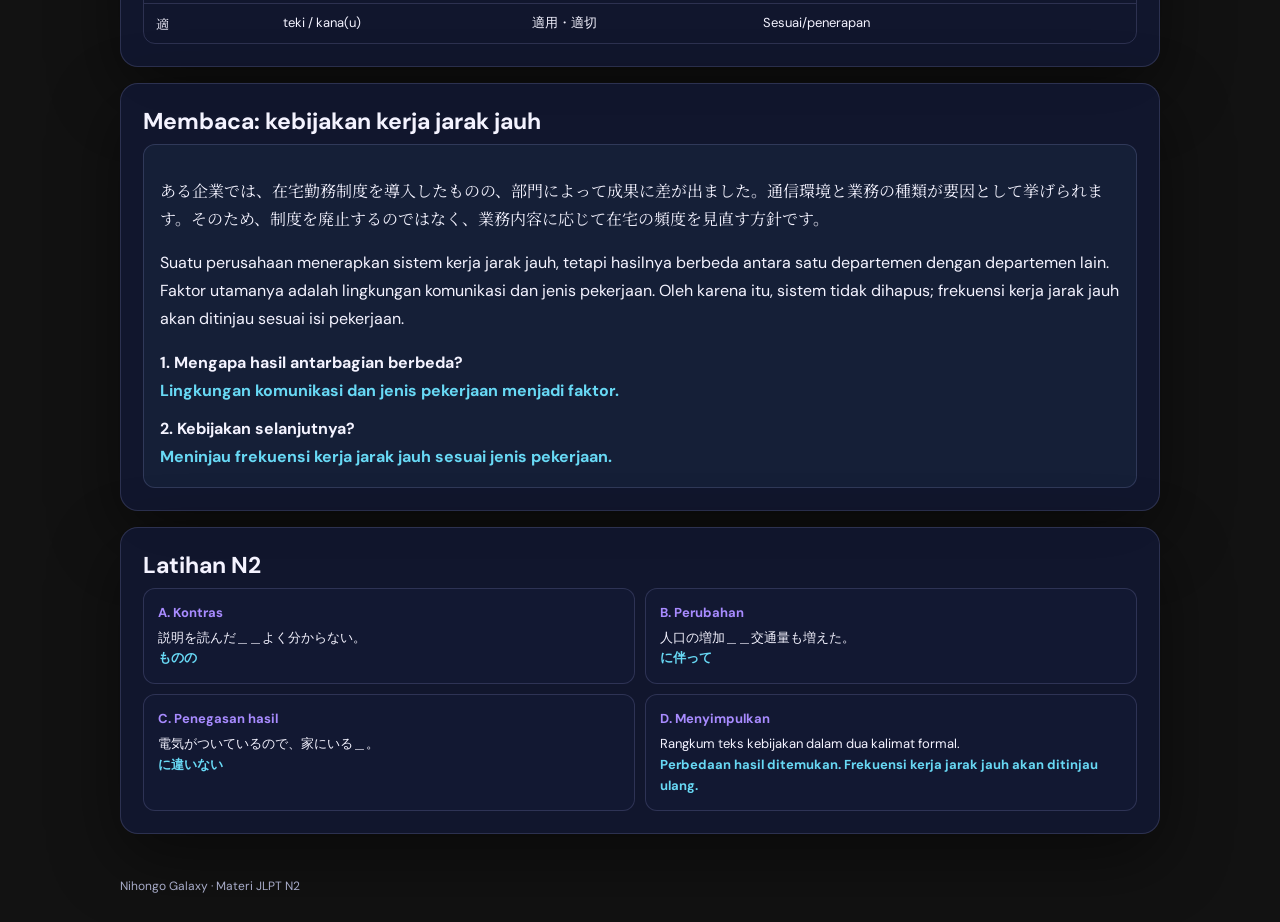
<file: n2.html>
<!doctype html>
<html lang="id"><head><meta charset="utf-8"><meta name="viewport" content="width=device-width,initial-scale=1"><meta name="theme-color" content="#080b1b"><title>JLPT N2 — Nihongo Galaxy</title><link rel="preconnect" href="https://fonts.googleapis.com"><link href="https://fonts.googleapis.com/css2?family=DM+Sans:wght@400;600;700;800&family=Noto+Serif+JP:wght@600;700&display=swap" rel="stylesheet"><link rel="stylesheet" href="modules.css"></head><body><header class="top"><div class="wrap nav"><a class="brand" href="index.html">あ nihongo.</a><nav aria-label="Pilih modul JLPT"><a href="n5.html">N5</a><a href="n4.html">N4</a><a href="n3.html">N3</a><a class="active" href="n2.html">N2</a><a href="n1.html">N1</a></nav></div></header><main class="wrap"><section class="hero"><div class="eyebrow">MODUL BELAJAR · LANJUT</div><h1>JLPT <span>N2</span></h1><p class="lead">Memahami teks berita, laporan, kebijakan, argumentasi, perubahan formal, dan nuansa hubungan logis antarperistiwa.</p><div class="contents"><a href="#vocab">Kosakata</a><a href="#grammar">Tata bahasa</a><a href="#kanji">Kanji</a><a href="#reading">Membaca</a><a href="#practice">Latihan</a></div></section><section class="panel" id="vocab"><h2>Kosakata formal & informasi</h2><div class="tablebox"><table><thead><tr><th>日本語</th><th>Bacaan</th><th>Arti</th></tr></thead><tbody><tr><td class="jp">見込み</td><td>mikomi</td><td>Perkiraan/prospek</td></tr><tr><td class="jp">施策</td><td>shisaku</td><td> Kebijakan/langkah</td></tr><tr><td class="jp">要因</td><td>yōin</td><td>Faktor utama</td></tr><tr><td class="jp">収益</td><td>shūeki</td><td>Pendapatan</td></tr><tr><td class="jp">負担</td><td>futan</td><td>Beban/tanggungan</td></tr><tr><td class="jp">見直す</td><td>minaosu</td><td>Meninjau ulang</td></tr><tr><td class="jp">促進</td><td>sokushin</td><td>Percepatan/promosi</td></tr><tr><td class="jp">適用</td><td>tekiyō</td><td>Penerapan</td></tr></tbody></table></div></section><section class="panel" id="grammar"><h2>Pola argumen & hubungan logis</h2><div class="grid"><div class="item"><strong>～うえで・～上で</strong><span class="jp">契約を結ぶうえで確認が必要です。</span>Syarat atau dasar sebelum tindakan.</div><div class="item"><strong>～に伴って・～につれて</strong><span class="jp">人口の増加に伴って交通量が増えた。</span>Perubahan bersamaan/seiring.</div><div class="item"><strong>～わけにはいかない</strong><span class="jp">会議なので欠席するわけにはいかない。</span>Tidak dapat melakukan karena kewajiban.</div><div class="item"><strong>～に限らず・～ばかりでなく</strong>Bukan hanya satu kelompok atau faktor.</div><div class="item"><strong>～ものの・～とはいうものの</strong><span class="jp">読んだものの理解できなかった。</span>Meskipun, kenyataannya berbeda.</div><div class="item"><strong>～末に・～挙げ句に</strong><span class="jp">何度も議論した末に決定した。</span>Hasil setelah proses panjang atau ekstrem.</div><div class="item"><strong>～に応じて・～に従って</strong>Berubah sesuai kondisi atau tuntutan.</div><div class="item"><strong>～ことから・～ことに</strong>Berdasarkan bukti atau akibat yang ditekankan.</div></div></section><section class="panel" id="kanji"><h2>Kanji laporan & kebijakan</h2><div class="tablebox"><table><thead><tr><th>Kanji</th><th>Bacaan</th><th>Kata contoh</th><th>Arti</th></tr></thead><tbody><tr><td class="jp">施</td><td>shi / hodokosu</td><td>施策・施行</td><td>Menerapkan</td></tr><tr><td class="jp">要</td><td>yō / iru</td><td>要因・主要</td><td>Penting/faktor</td></tr><tr><td class="jp">収</td><td>shū / osu</td><td>収益・収入</td><td>Memperoleh/pemasukan</td></tr><tr><td class="jp">負</td><td>fu / ma(keru)</td><td>負担・負ける</td><td>Beban/kalah</td></tr><tr><td class="jp">適</td><td>teki / kana(u)</td><td>適用・適切</td><td>Sesuai/penerapan</td></tr></tbody></table></div></section><section class="panel" id="reading"><h2>Membaca: kebijakan kerja jarak jauh</h2><div class="callout"><p class="jp">ある企業では、在宅勤務制度を導入したものの、部門によって成果に差が出ました。通信環境と業務の種類が要因として挙げられます。そのため、制度を廃止するのではなく、業務内容に応じて在宅の頻度を見直す方針です。</p><p>Suatu perusahaan menerapkan sistem kerja jarak jauh, tetapi hasilnya berbeda antara satu departemen dengan departemen lain. Faktor utamanya adalah lingkungan komunikasi dan jenis pekerjaan. Oleh karena itu, sistem tidak dihapus; frekuensi kerja jarak jauh akan ditinjau sesuai isi pekerjaan.</p><div class="question">1. Mengapa hasil antarbagian berbeda?</div><div class="answer">Lingkungan komunikasi dan jenis pekerjaan menjadi faktor.</div><div class="question">2. Kebijakan selanjutnya?</div><div class="answer">Meninjau frekuensi kerja jarak jauh sesuai jenis pekerjaan.</div></div></section><section class="panel" id="practice"><h2>Latihan N2</h2><div class="grid"><div class="item"><b>A. Kontras</b><span>説明を読んだ＿＿よく分からない。</span><div class="answer">ものの</div></div><div class="item"><b>B. Perubahan</b><span>人口の増加＿＿交通量も増えた。</span><div class="answer">に伴って</div></div><div class="item"><b>C. Penegasan hasil</b><span>電気がついているので、家にいる＿。</span><div class="answer">に違いない</div></div><div class="item"><b>D. Menyimpulkan</b><span>Rangkum teks kebijakan dalam dua kalimat formal.</span><div class="answer">Perbedaan hasil ditemukan. Frekuensi kerja jarak jauh akan ditinjau ulang.</div></div></div></section></main><footer class="wrap foot">Nihongo Galaxy · Materi JLPT N2</footer><script>const observer=new IntersectionObserver(entries=>entries.forEach(entry=>{if(entry.isIntersecting)entry.target.classList.add('visible')}),{threshold:.08});document.querySelectorAll('.panel').forEach((panel,i)=>{panel.style.transitionDelay=`${Math.min(i*55,220)}ms`;observer.observe(panel)});</script></body></html>
</file>
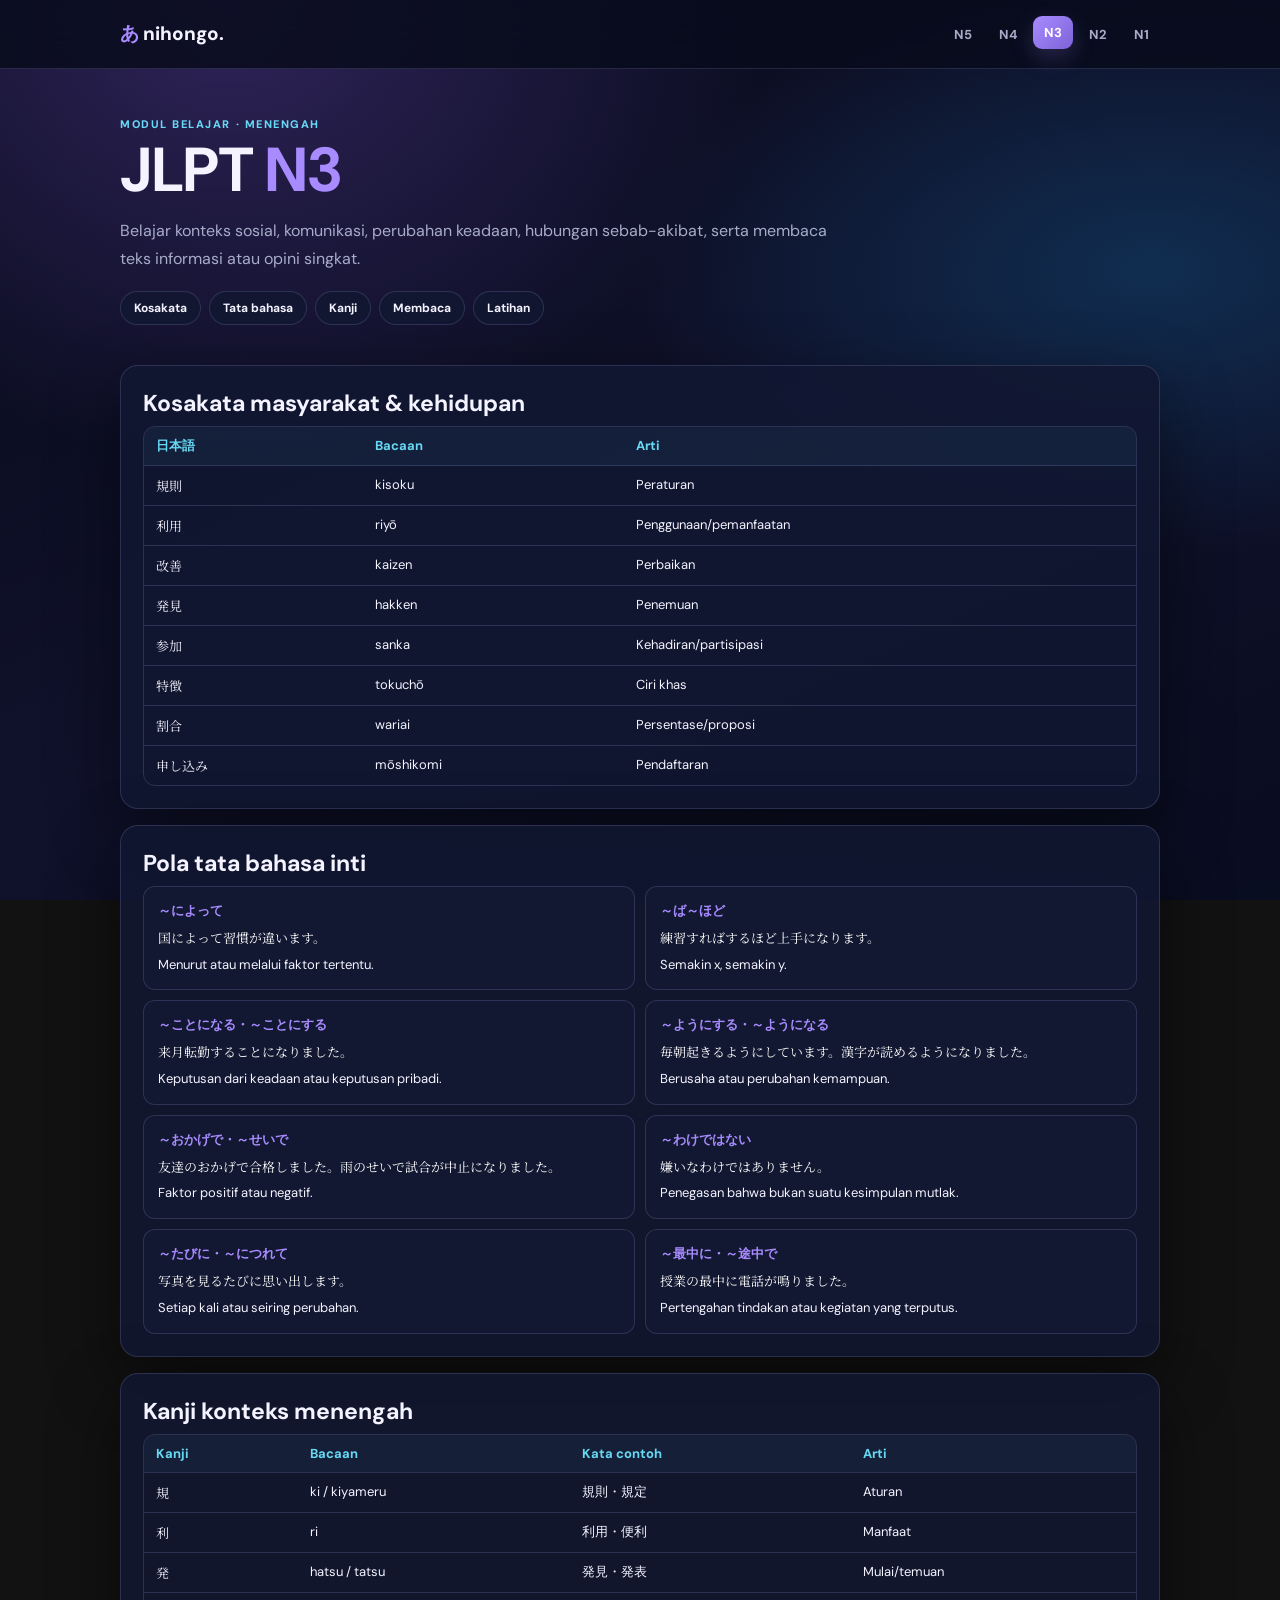
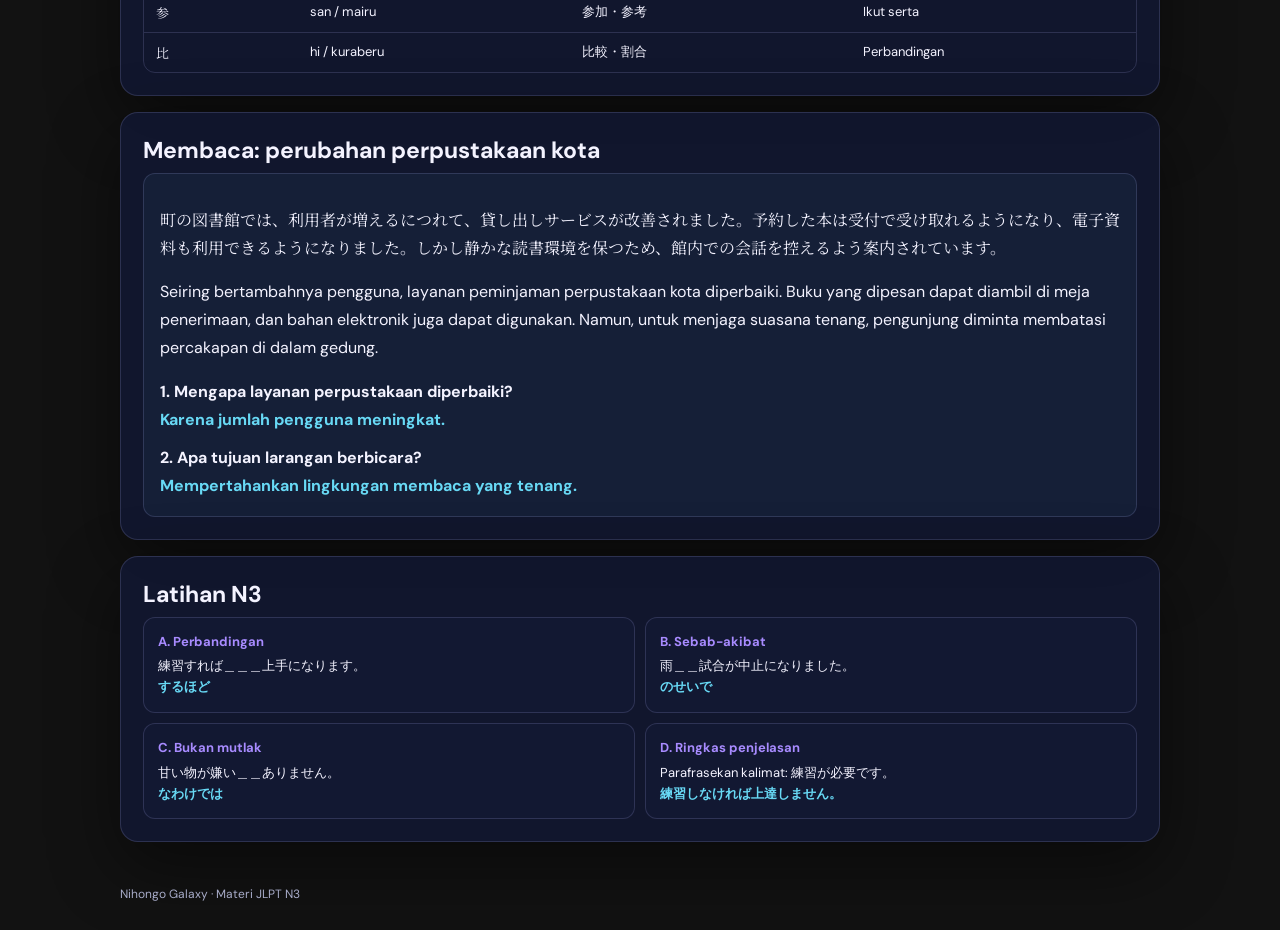
<file: n3.html>
<!doctype html>
<html lang="id"><head><meta charset="utf-8"><meta name="viewport" content="width=device-width,initial-scale=1"><meta name="theme-color" content="#080b1b"><title>JLPT N3 — Nihongo Galaxy</title><link rel="preconnect" href="https://fonts.googleapis.com"><link href="https://fonts.googleapis.com/css2?family=DM+Sans:wght@400;600;700;800&family=Noto+Serif+JP:wght@600;700&display=swap" rel="stylesheet"><link rel="stylesheet" href="modules.css"></head><body><header class="top"><div class="wrap nav"><a class="brand" href="index.html">あ nihongo.</a><nav aria-label="Pilih modul JLPT"><a href="n5.html">N5</a><a href="n4.html">N4</a><a class="active" href="n3.html">N3</a><a href="n2.html">N2</a><a href="n1.html">N1</a></nav></div></header><main class="wrap"><section class="hero"><div class="eyebrow">MODUL BELAJAR · MENENGAH</div><h1>JLPT <span>N3</span></h1><p class="lead">Belajar konteks sosial, komunikasi, perubahan keadaan, hubungan sebab-akibat, serta membaca teks informasi atau opini singkat.</p><div class="contents"><a href="#vocab">Kosakata</a><a href="#grammar">Tata bahasa</a><a href="#kanji">Kanji</a><a href="#reading">Membaca</a><a href="#practice">Latihan</a></div></section><section class="panel" id="vocab"><h2>Kosakata masyarakat & kehidupan</h2><div class="tablebox"><table><thead><tr><th>日本語</th><th>Bacaan</th><th>Arti</th></tr></thead><tbody><tr><td class="jp">規則</td><td>kisoku</td><td>Peraturan</td></tr><tr><td class="jp">利用</td><td>riyō</td><td>Penggunaan/pemanfaatan</td></tr><tr><td class="jp">改善</td><td>kaizen</td><td>Perbaikan</td></tr><tr><td class="jp">発見</td><td>hakken</td><td>Penemuan</td></tr><tr><td class="jp">参加</td><td>sanka</td><td>Kehadiran/partisipasi</td></tr><tr><td class="jp">特徴</td><td>tokuchō</td><td>Ciri khas</td></tr><tr><td class="jp">割合</td><td>wariai</td><td>Persentase/proposi</td></tr><tr><td class="jp">申し込み</td><td>mōshikomi</td><td>Pendaftaran</td></tr></tbody></table></div></section><section class="panel" id="grammar"><h2>Pola tata bahasa inti</h2><div class="grid"><div class="item"><strong>～によって</strong><span class="jp">国によって習慣が違います。</span>Menurut atau melalui faktor tertentu.</div><div class="item"><strong>～ば～ほど</strong><span class="jp">練習すればするほど上手になります。</span>Semakin x, semakin y.</div><div class="item"><strong>～ことになる・～ことにする</strong><span class="jp">来月転勤することになりました。</span>Keputusan dari keadaan atau keputusan pribadi.</div><div class="item"><strong>～ようにする・～ようになる</strong><span class="jp">毎朝起きるようにしています。漢字が読めるようになりました。</span>Berusaha atau perubahan kemampuan.</div><div class="item"><strong>～おかげで・～せいで</strong><span class="jp">友達のおかげで合格しました。雨のせいで試合が中止になりました。</span>Faktor positif atau negatif.</div><div class="item"><strong>～わけではない</strong><span class="jp">嫌いなわけではありません。</span>Penegasan bahwa bukan suatu kesimpulan mutlak.</div><div class="item"><strong>～たびに・～につれて</strong><span class="jp">写真を見るたびに思い出します。</span>Setiap kali atau seiring perubahan.</div><div class="item"><strong>～最中に・～途中で</strong><span class="jp">授業の最中に電話が鳴りました。</span>Pertengahan tindakan atau kegiatan yang terputus.</div></div></section><section class="panel" id="kanji"><h2>Kanji konteks menengah</h2><div class="tablebox"><table><thead><tr><th>Kanji</th><th>Bacaan</th><th>Kata contoh</th><th>Arti</th></tr></thead><tbody><tr><td class="jp">規</td><td>ki / kiyameru</td><td>規則・規定</td><td>Aturan</td></tr><tr><td class="jp">利</td><td>ri</td><td>利用・便利</td><td>Manfaat</td></tr><tr><td class="jp">発</td><td>hatsu / tatsu</td><td>発見・発表</td><td>Mulai/temuan</td></tr><tr><td class="jp">参</td><td>san / mairu</td><td>参加・参考</td><td>Ikut serta</td></tr><tr><td class="jp">比</td><td>hi / kuraberu</td><td>比較・割合</td><td>Perbandingan</td></tr></tbody></table></div></section><section class="panel" id="reading"><h2>Membaca: perubahan perpustakaan kota</h2><div class="callout"><p class="jp">町の図書館では、利用者が増えるにつれて、貸し出しサービスが改善されました。予約した本は受付で受け取れるようになり、電子資料も利用できるようになりました。しかし静かな読書環境を保つため、館内での会話を控えるよう案内されています。</p><p>Seiring bertambahnya pengguna, layanan peminjaman perpustakaan kota diperbaiki. Buku yang dipesan dapat diambil di meja penerimaan, dan bahan elektronik juga dapat digunakan. Namun, untuk menjaga suasana tenang, pengunjung diminta membatasi percakapan di dalam gedung.</p><div class="question">1. Mengapa layanan perpustakaan diperbaiki?</div><div class="answer">Karena jumlah pengguna meningkat.</div><div class="question">2. Apa tujuan larangan berbicara?</div><div class="answer">Mempertahankan lingkungan membaca yang tenang.</div></div></section><section class="panel" id="practice"><h2>Latihan N3</h2><div class="grid"><div class="item"><b>A. Perbandingan</b><span>練習すれば＿＿＿上手になります。</span><div class="answer">するほど</div></div><div class="item"><b>B. Sebab-akibat</b><span>雨＿＿試合が中止になりました。</span><div class="answer">のせいで</div></div><div class="item"><b>C. Bukan mutlak</b><span>甘い物が嫌い＿＿ありません。</span><div class="answer">なわけでは</div></div><div class="item"><b>D. Ringkas penjelasan</b><span>Parafrasekan kalimat: 練習が必要です。</span><div class="answer">練習しなければ上達しません。</div></div></div></section></main><footer class="wrap foot">Nihongo Galaxy · Materi JLPT N3</footer><script>const observer=new IntersectionObserver(entries=>entries.forEach(entry=>{if(entry.isIntersecting)entry.target.classList.add('visible')}),{threshold:.08});document.querySelectorAll('.panel').forEach((panel,i)=>{panel.style.transitionDelay=`${Math.min(i*55,220)}ms`;observer.observe(panel)});</script></body></html>
</file>
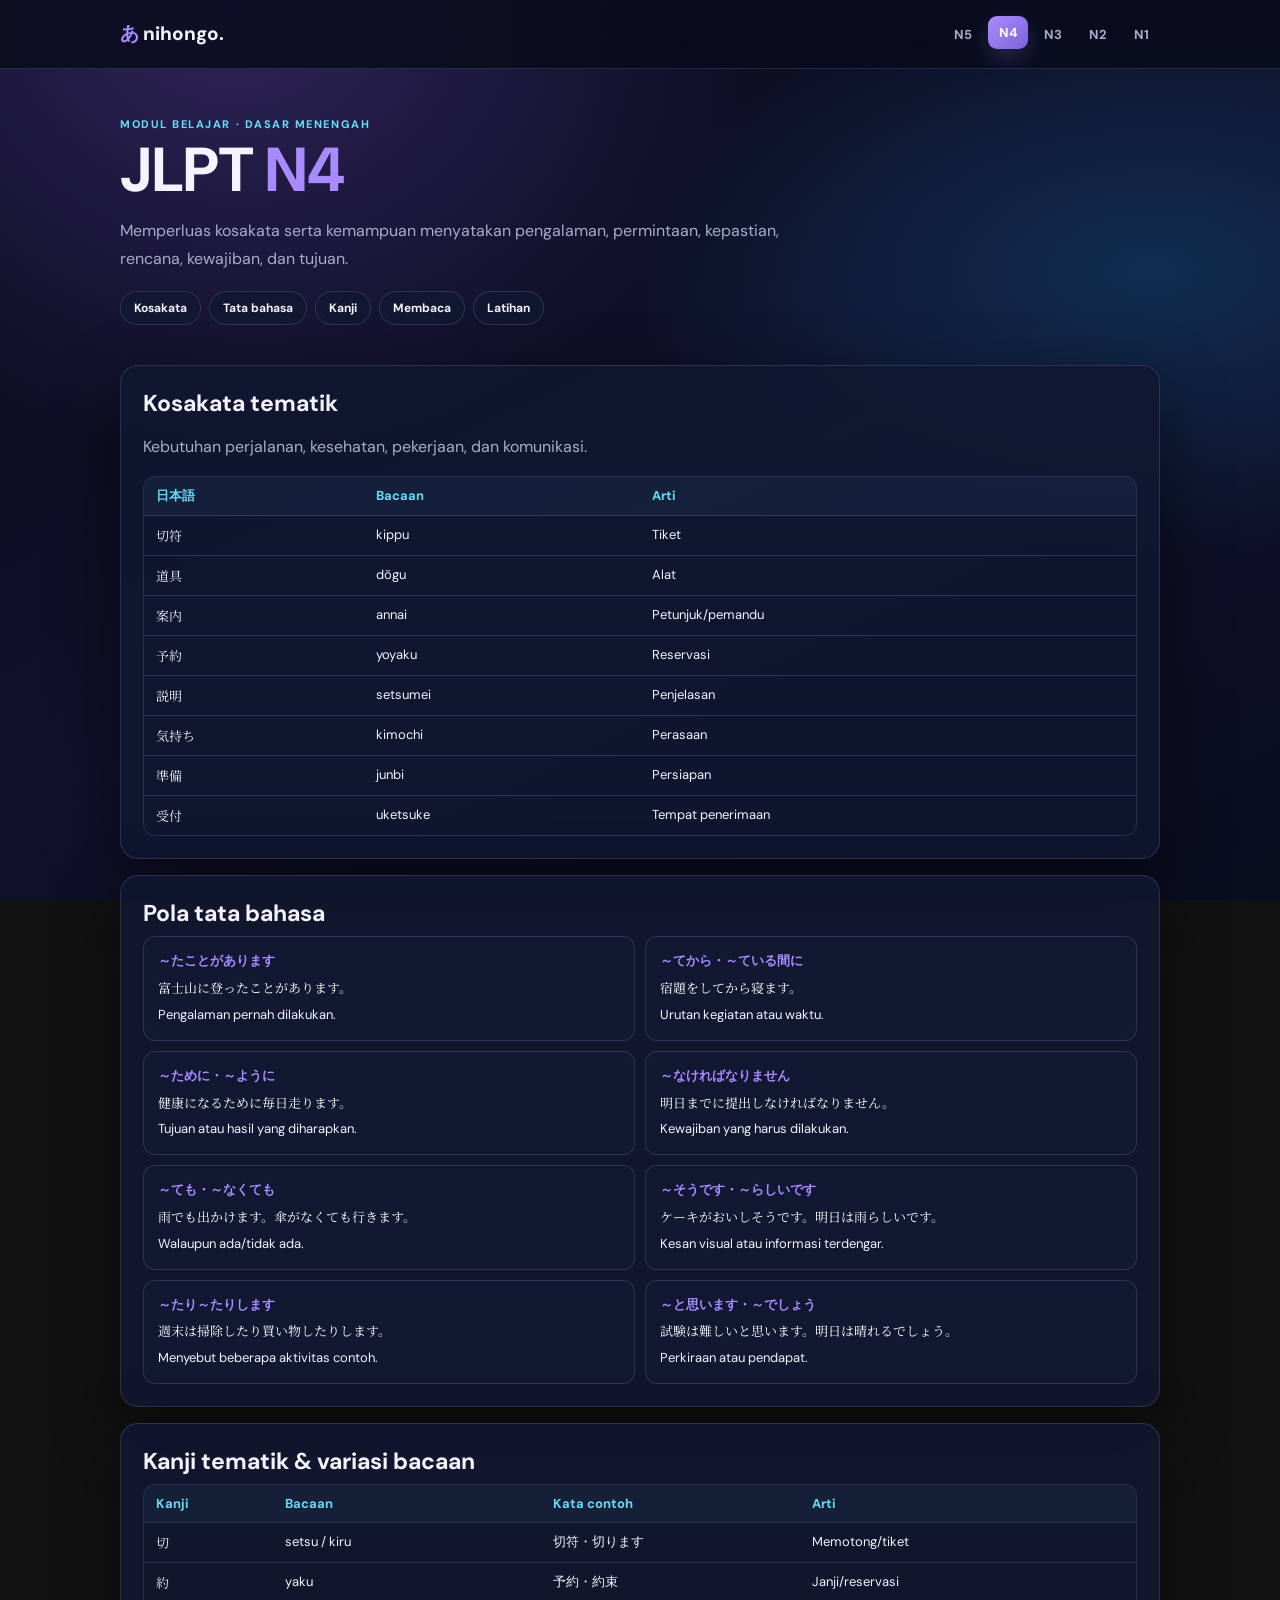
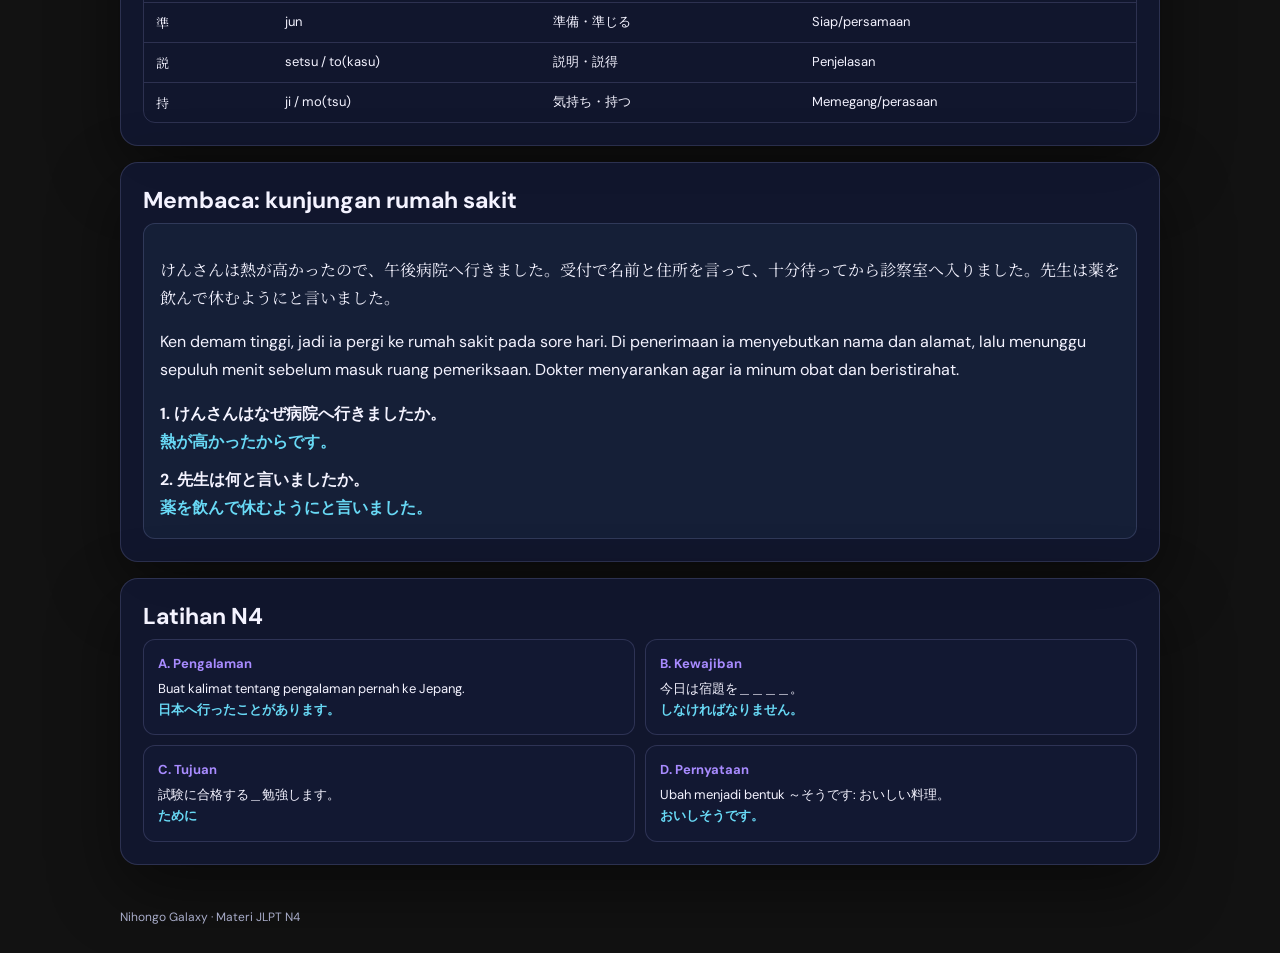
<file: n4.html>
<!doctype html>
<html lang="id"><head><meta charset="utf-8"><meta name="viewport" content="width=device-width,initial-scale=1"><meta name="theme-color" content="#080b1b"><title>JLPT N4 — Nihongo Galaxy</title><link rel="preconnect" href="https://fonts.googleapis.com"><link href="https://fonts.googleapis.com/css2?family=DM+Sans:wght@400;600;700;800&family=Noto+Serif+JP:wght@600;700&display=swap" rel="stylesheet"><link rel="stylesheet" href="modules.css"></head><body><header class="top"><div class="wrap nav"><a class="brand" href="index.html">あ nihongo.</a><nav aria-label="Pilih modul JLPT"><a href="n5.html">N5</a><a class="active" href="n4.html">N4</a><a href="n3.html">N3</a><a href="n2.html">N2</a><a href="n1.html">N1</a></nav></div></header><main class="wrap"><section class="hero"><div class="eyebrow">MODUL BELAJAR · DASAR MENENGAH</div><h1>JLPT <span>N4</span></h1><p class="lead">Memperluas kosakata serta kemampuan menyatakan pengalaman, permintaan, kepastian, rencana, kewajiban, dan tujuan.</p><div class="contents"><a href="#vocab">Kosakata</a><a href="#grammar">Tata bahasa</a><a href="#kanji">Kanji</a><a href="#reading">Membaca</a><a href="#practice">Latihan</a></div></section><section class="panel" id="vocab"><h2>Kosakata tematik</h2><p>Kebutuhan perjalanan, kesehatan, pekerjaan, dan komunikasi.</p><div class="tablebox"><table><thead><tr><th>日本語</th><th>Bacaan</th><th>Arti</th></tr></thead><tbody><tr><td class="jp">切符</td><td>kippu</td><td>Tiket</td></tr><tr><td class="jp">道具</td><td>dōgu</td><td>Alat</td></tr><tr><td class="jp">案内</td><td>annai</td><td>Petunjuk/pemandu</td></tr><tr><td class="jp">予約</td><td>yoyaku</td><td>Reservasi</td></tr><tr><td class="jp">説明</td><td>setsumei</td><td>Penjelasan</td></tr><tr><td class="jp">気持ち</td><td>kimochi</td><td>Perasaan</td></tr><tr><td class="jp">準備</td><td>junbi</td><td>Persiapan</td></tr><tr><td class="jp">受付</td><td>uketsuke</td><td>Tempat penerimaan</td></tr></tbody></table></div></section><section class="panel" id="grammar"><h2>Pola tata bahasa</h2><div class="grid"><div class="item"><strong>～たことがあります</strong><span class="jp">富士山に登ったことがあります。</span>Pengalaman pernah dilakukan.</div><div class="item"><strong>～てから・～ている間に</strong><span class="jp">宿題をしてから寝ます。</span>Urutan kegiatan atau waktu.</div><div class="item"><strong>～ために・～ように</strong><span class="jp">健康になるために毎日走ります。</span>Tujuan atau hasil yang diharapkan.</div><div class="item"><strong>～なければなりません</strong><span class="jp">明日までに提出しなければなりません。</span>Kewajiban yang harus dilakukan.</div><div class="item"><strong>～ても・～なくても</strong><span class="jp">雨でも出かけます。傘がなくても行きます。</span>Walaupun ada/tidak ada.</div><div class="item"><strong>～そうです・～らしいです</strong><span class="jp">ケーキがおいしそうです。明日は雨らしいです。</span>Kesan visual atau informasi terdengar.</div><div class="item"><strong>～たり～たりします</strong><span class="jp">週末は掃除したり買い物したりします。</span>Menyebut beberapa aktivitas contoh.</div><div class="item"><strong>～と思います・～でしょう</strong><span class="jp">試験は難しいと思います。明日は晴れるでしょう。</span>Perkiraan atau pendapat.</div></div></section><section class="panel" id="kanji"><h2>Kanji tematik & variasi bacaan</h2><div class="tablebox"><table><thead><tr><th>Kanji</th><th>Bacaan</th><th>Kata contoh</th><th>Arti</th></tr></thead><tbody><tr><td class="jp">切</td><td>setsu / kiru</td><td>切符・切ります</td><td>Memotong/tiket</td></tr><tr><td class="jp">約</td><td>yaku</td><td>予約・約束</td><td>Janji/reservasi</td></tr><tr><td class="jp">準</td><td>jun</td><td>準備・準じる</td><td>Siap/persamaan</td></tr><tr><td class="jp">説</td><td>setsu / to(kasu)</td><td>説明・説得</td><td>Penjelasan</td></tr><tr><td class="jp">持</td><td>ji / mo(tsu)</td><td>気持ち・持つ</td><td>Memegang/perasaan</td></tr></tbody></table></div></section><section class="panel" id="reading"><h2>Membaca: kunjungan rumah sakit</h2><div class="callout"><p class="jp">けんさんは熱が高かったので、午後病院へ行きました。受付で名前と住所を言って、十分待ってから診察室へ入りました。先生は薬を飲んで休むようにと言いました。</p><p>Ken demam tinggi, jadi ia pergi ke rumah sakit pada sore hari. Di penerimaan ia menyebutkan nama dan alamat, lalu menunggu sepuluh menit sebelum masuk ruang pemeriksaan. Dokter menyarankan agar ia minum obat dan beristirahat.</p><div class="question">1. けんさんはなぜ病院へ行きましたか。</div><div class="answer">熱が高かったからです。</div><div class="question">2. 先生は何と言いましたか。</div><div class="answer">薬を飲んで休むようにと言いました。</div></div></section><section class="panel" id="practice"><h2>Latihan N4</h2><div class="grid"><div class="item"><b>A. Pengalaman</b><span>Buat kalimat tentang pengalaman pernah ke Jepang.</span><div class="answer">日本へ行ったことがあります。</div></div><div class="item"><b>B. Kewajiban</b><span>今日は宿題を＿＿＿＿。</span><div class="answer">しなければなりません。</div></div><div class="item"><b>C. Tujuan</b><span>試験に合格する＿勉強します。</span><div class="answer">ために</div></div><div class="item"><b>D. Pernyataan</b><span>Ubah menjadi bentuk ～そうです: おいしい料理。</span><div class="answer">おいしそうです。</div></div></div></section></main><footer class="wrap foot">Nihongo Galaxy · Materi JLPT N4</footer><script>const observer=new IntersectionObserver(entries=>entries.forEach(entry=>{if(entry.isIntersecting)entry.target.classList.add('visible')}),{threshold:.08});document.querySelectorAll('.panel').forEach((panel,i)=>{panel.style.transitionDelay=`${Math.min(i*55,220)}ms`;observer.observe(panel)});</script></body></html>
</file>
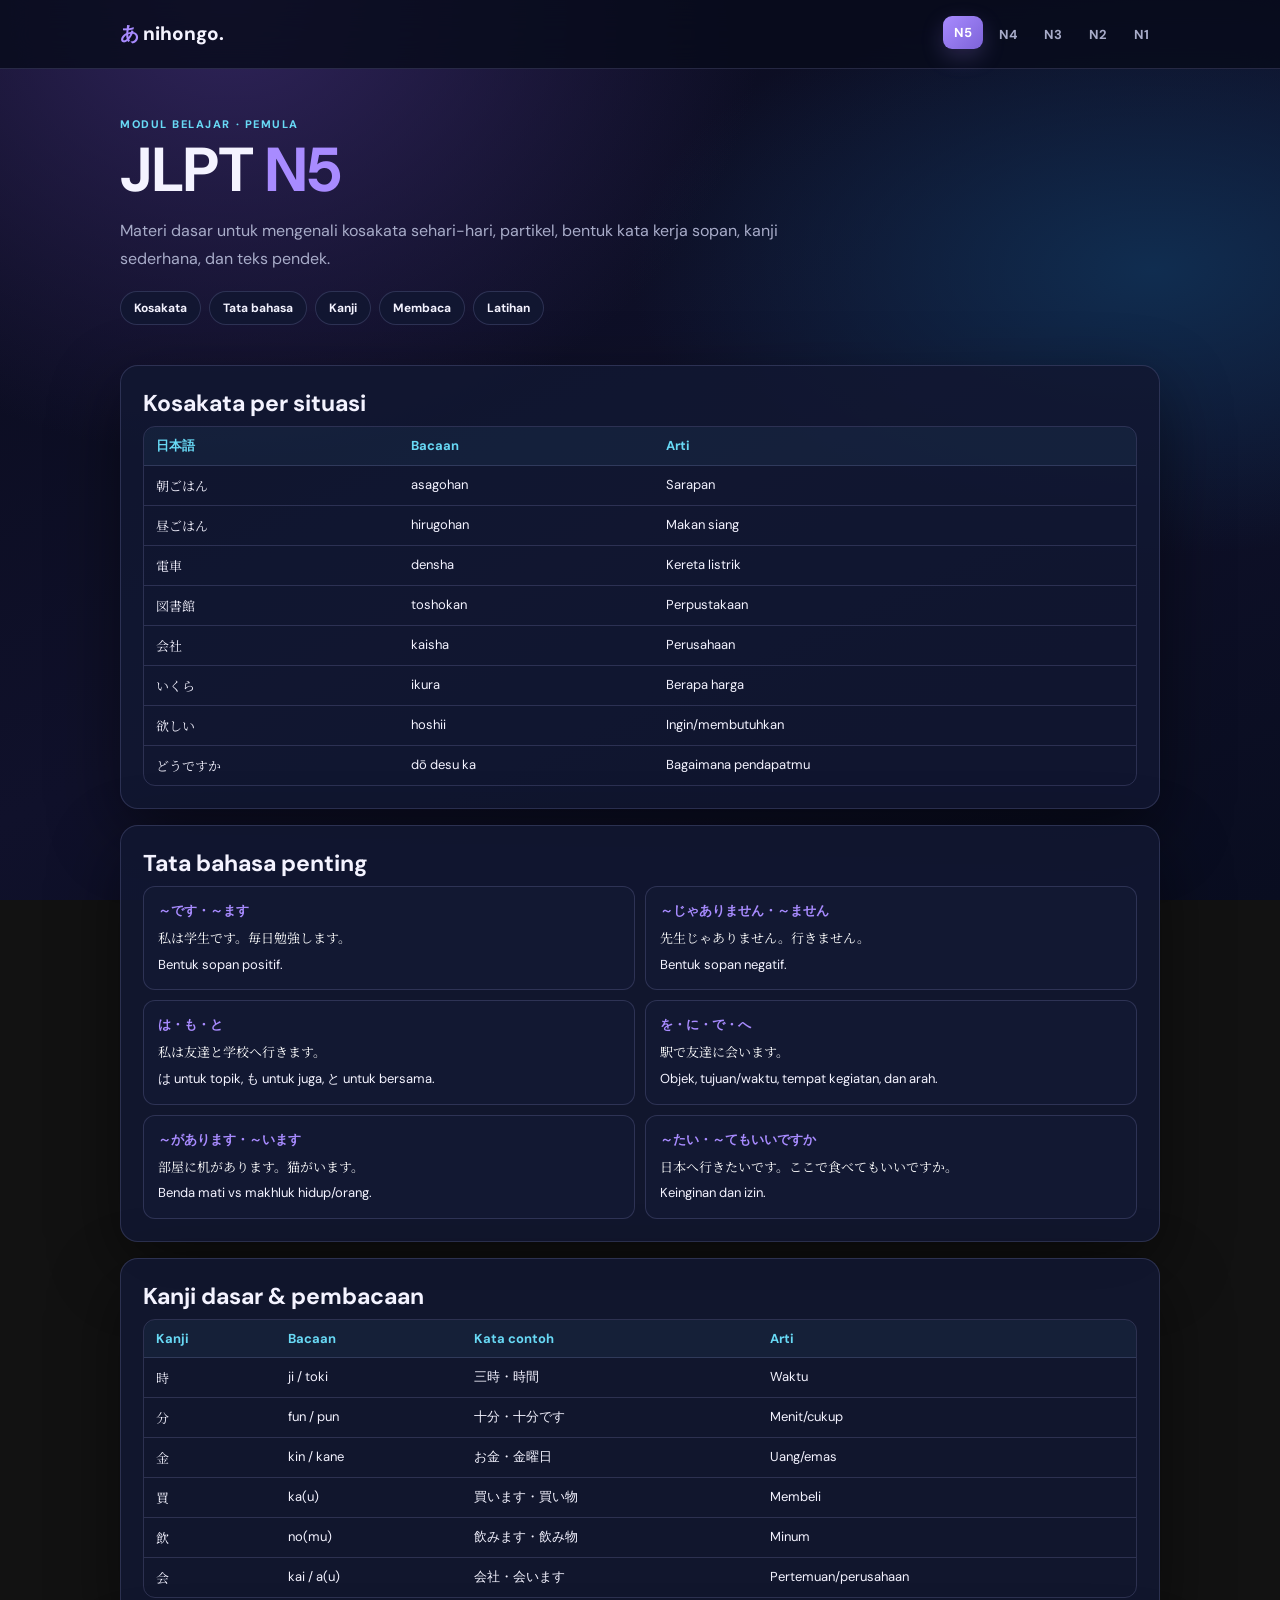
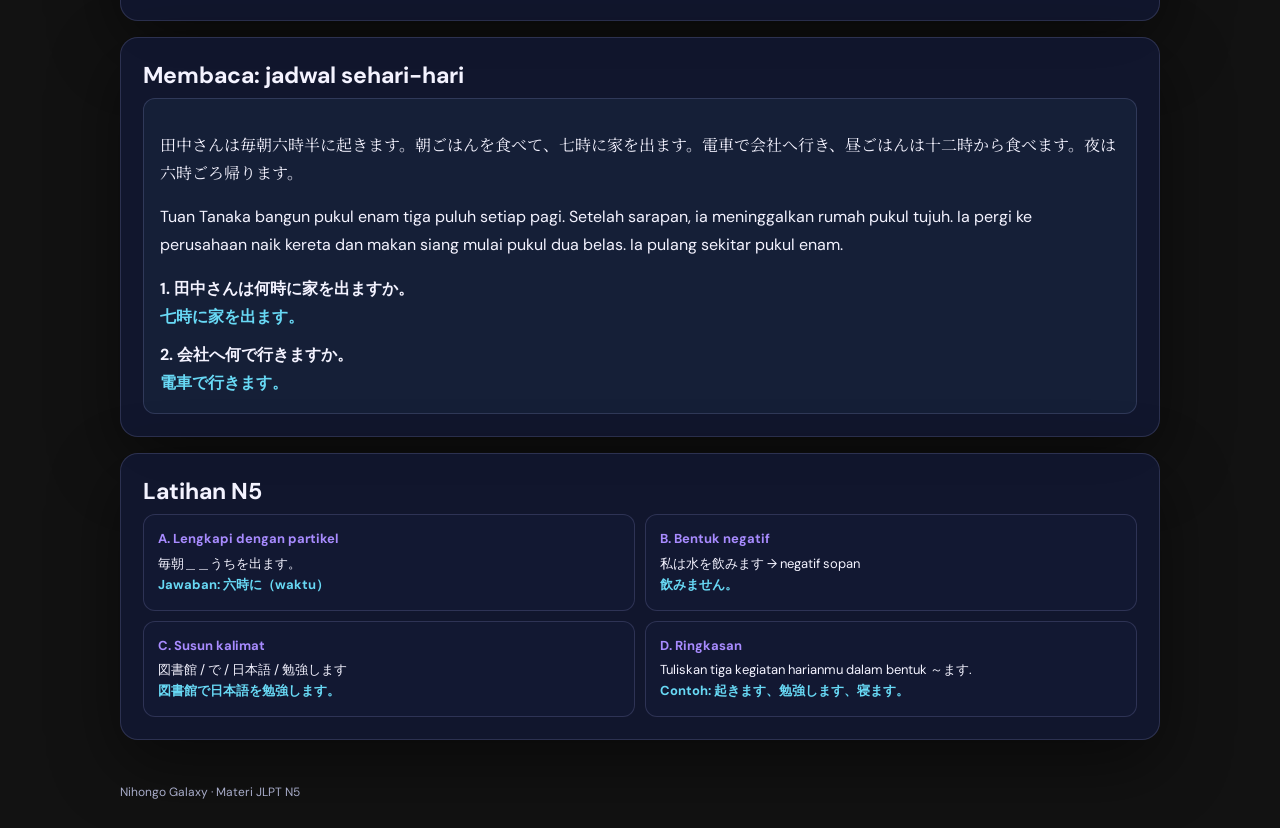
<file: n5.html>
<!doctype html>
<html lang="id"><head><meta charset="utf-8"><meta name="viewport" content="width=device-width,initial-scale=1"><meta name="theme-color" content="#080b1b"><title>JLPT N5 — Nihongo Galaxy</title><link rel="preconnect" href="https://fonts.googleapis.com"><link href="https://fonts.googleapis.com/css2?family=DM+Sans:wght@400;600;700;800&family=Noto+Serif+JP:wght@600;700&display=swap" rel="stylesheet"><link rel="stylesheet" href="modules.css"></head><body><header class="top"><div class="wrap nav"><a class="brand" href="index.html">あ nihongo.</a><nav aria-label="Pilih modul JLPT"><a class="active" href="n5.html">N5</a><a href="n4.html">N4</a><a href="n3.html">N3</a><a href="n2.html">N2</a><a href="n1.html">N1</a></nav></div></header><main class="wrap"><section class="hero"><div class="eyebrow">MODUL BELAJAR · PEMULA</div><h1>JLPT <span>N5</span></h1><p class="lead">Materi dasar untuk mengenali kosakata sehari-hari, partikel, bentuk kata kerja sopan, kanji sederhana, dan teks pendek.</p><div class="contents"><a href="#vocab">Kosakata</a><a href="#grammar">Tata bahasa</a><a href="#kanji">Kanji</a><a href="#reading">Membaca</a><a href="#practice">Latihan</a></div></section><section class="panel" id="vocab"><h2>Kosakata per situasi</h2><div class="tablebox"><table><thead><tr><th>日本語</th><th>Bacaan</th><th>Arti</th></tr></thead><tbody><tr><td class="jp">朝ごはん</td><td>asagohan</td><td>Sarapan</td></tr><tr><td class="jp">昼ごはん</td><td>hirugohan</td><td>Makan siang</td></tr><tr><td class="jp">電車</td><td>densha</td><td>Kereta listrik</td></tr><tr><td class="jp">図書館</td><td>toshokan</td><td>Perpustakaan</td></tr><tr><td class="jp">会社</td><td>kaisha</td><td>Perusahaan</td></tr><tr><td class="jp">いくら</td><td>ikura</td><td>Berapa harga</td></tr><tr><td class="jp">欲しい</td><td>hoshii</td><td>Ingin/membutuhkan</td></tr><tr><td class="jp">どうですか</td><td>dō desu ka</td><td>Bagaimana pendapatmu</td></tr></tbody></table></div></section><section class="panel" id="grammar"><h2>Tata bahasa penting</h2><div class="grid"><div class="item"><strong>～です・～ます</strong><span class="jp">私は学生です。毎日勉強します。</span>Bentuk sopan positif.</div><div class="item"><strong>～じゃありません・～ません</strong><span class="jp">先生じゃありません。行きません。</span>Bentuk sopan negatif.</div><div class="item"><strong>は・も・と</strong><span class="jp">私は友達と学校へ行きます。</span>は untuk topik, も untuk juga, と untuk bersama.</div><div class="item"><strong>を・に・で・へ</strong><span class="jp">駅で友達に会います。</span>Objek, tujuan/waktu, tempat kegiatan, dan arah.</div><div class="item"><strong>～があります・～います</strong><span class="jp">部屋に机があります。猫がいます。</span>Benda mati vs makhluk hidup/orang.</div><div class="item"><strong>～たい・～てもいいですか</strong><span class="jp">日本へ行きたいです。ここで食べてもいいですか。</span>Keinginan dan izin.</div></div></section><section class="panel" id="kanji"><h2>Kanji dasar & pembacaan</h2><div class="tablebox"><table><thead><tr><th>Kanji</th><th>Bacaan</th><th>Kata contoh</th><th>Arti</th></tr></thead><tbody><tr><td class="jp">時</td><td>ji / toki</td><td>三時・時間</td><td>Waktu</td></tr><tr><td class="jp">分</td><td>fun / pun</td><td>十分・十分です</td><td>Menit/cukup</td></tr><tr><td class="jp">金</td><td>kin / kane</td><td>お金・金曜日</td><td>Uang/emas</td></tr><tr><td class="jp">買</td><td>ka(u)</td><td>買います・買い物</td><td>Membeli</td></tr><tr><td class="jp">飲</td><td>no(mu)</td><td>飲みます・飲み物</td><td>Minum</td></tr><tr><td class="jp">会</td><td>kai / a(u)</td><td>会社・会います</td><td>Pertemuan/perusahaan</td></tr></tbody></table></div></section><section class="panel" id="reading"><h2>Membaca: jadwal sehari-hari</h2><div class="callout"><p class="jp">田中さんは毎朝六時半に起きます。朝ごはんを食べて、七時に家を出ます。電車で会社へ行き、昼ごはんは十二時から食べます。夜は六時ごろ帰ります。</p><p>Tuan Tanaka bangun pukul enam tiga puluh setiap pagi. Setelah sarapan, ia meninggalkan rumah pukul tujuh. Ia pergi ke perusahaan naik kereta dan makan siang mulai pukul dua belas. Ia pulang sekitar pukul enam.</p><div class="question">1. 田中さんは何時に家を出ますか。</div><div class="answer">七時に家を出ます。</div><div class="question">2. 会社へ何で行きますか。</div><div class="answer">電車で行きます。</div></div></section><section class="panel" id="practice"><h2>Latihan N5</h2><div class="grid"><div class="item"><b>A. Lengkapi dengan partikel</b><span>毎朝＿＿うちを出ます。</span><div class="answer">Jawaban: 六時に（waktu）</div></div><div class="item"><b>B. Bentuk negatif</b><span>私は水を飲みます → negatif sopan</span><div class="answer">飲みません。</div></div><div class="item"><b>C. Susun kalimat</b><span>図書館 / で / 日本語 / 勉強します</span><div class="answer">図書館で日本語を勉強します。</div></div><div class="item"><b>D. Ringkasan</b><span>Tuliskan tiga kegiatan harianmu dalam bentuk ～ます.</span><div class="answer">Contoh: 起きます、勉強します、寝ます。</div></div></div></section></main><footer class="wrap foot">Nihongo Galaxy · Materi JLPT N5</footer><script>const observer=new IntersectionObserver(entries=>entries.forEach(entry=>{if(entry.isIntersecting)entry.target.classList.add('visible')}),{threshold:.08});document.querySelectorAll('.panel').forEach((panel,i)=>{panel.style.transitionDelay=`${Math.min(i*55,220)}ms`;observer.observe(panel)});</script></body></html>
</file>
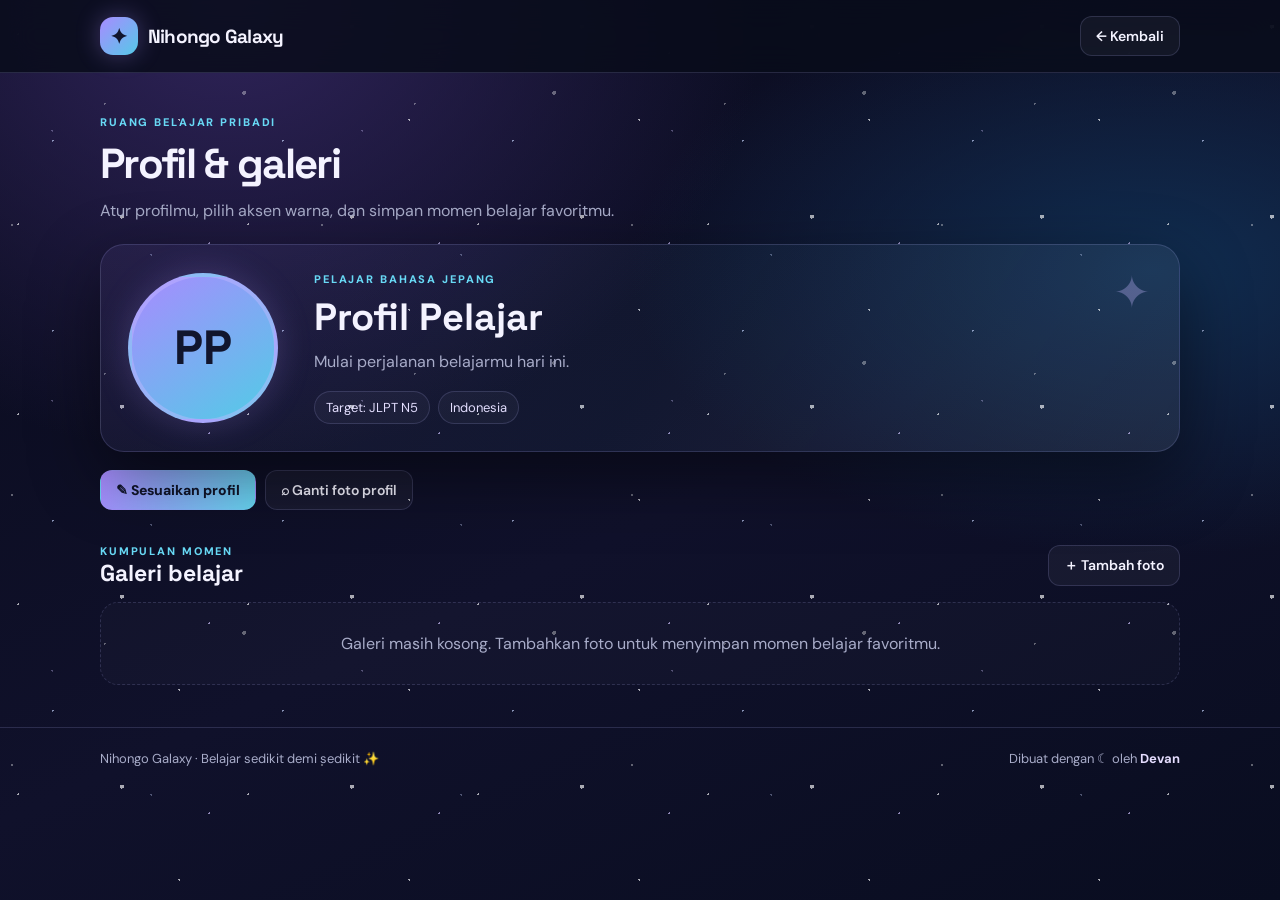
<file: profile.html>
<!doctype html>
<html lang="id">
<head>
  <meta charset="utf-8">
  <meta name="viewport" content="width=device-width, initial-scale=1">
  <meta name="theme-color" content="#080b1b">
  <meta name="description" content="Profil belajar yang bisa disesuaikan dengan galeri pribadi bertema galaksi.">
  <title>Profil Belajar — Nihongo Galaxy</title>
  <link rel="preconnect" href="https://fonts.googleapis.com">
  <link rel="preconnect" href="https://fonts.gstatic.com" crossorigin>
  <link href="https://fonts.googleapis.com/css2?family=DM+Sans:wght@400;500;600;700;800&family=Space+Grotesk:wght@500;600;700&display=swap" rel="stylesheet">
  <style>
    :root{color-scheme:dark;--bg:#080b1b;--panel:rgba(18,23,49,.82);--panel2:#121832;--ink:#f4f3ff;--muted:#a8acc9;--line:rgba(184,184,255,.17);--accent:#a88bff;--cyan:#68d9f5;--shadow:0 24px 70px #0007}
    *{box-sizing:border-box}html{min-height:100%;scroll-behavior:smooth}body{margin:0;min-height:100vh;color:var(--ink);font-family:"DM Sans",sans-serif;background:radial-gradient(ellipse at 18% 0%,#30245b 0,transparent 36%),radial-gradient(ellipse at 90% 30%,#102d50 0,transparent 32%),linear-gradient(155deg,#090b1c,#10112b 55%,#090d20);background-attachment:fixed;overflow-x:hidden}
    body:before,body:after{content:"";position:fixed;inset:0;z-index:-1;pointer-events:none;background-image:radial-gradient(1px 1px at 8% 18%,#fff 98%,transparent),radial-gradient(1px 1px at 23% 74%,#c9d8ff 98%,transparent),radial-gradient(2px 2px at 53% 14%,#fff 98%,transparent),radial-gradient(1px 1px at 78% 63%,#fff 98%,transparent),radial-gradient(1px 1px at 91% 28%,#d1c5ff 98%,transparent);background-size:230px 190px;opacity:.65}body:after{background-size:310px 270px;background-position:80px 55px;opacity:.35}.wrap{width:min(1080px,calc(100% - 36px));margin:auto}.topbar{position:sticky;top:0;z-index:10;background:#090c1bd9;border-bottom:1px solid var(--line);backdrop-filter:blur(16px)}.nav{height:72px;display:flex;align-items:center;justify-content:space-between;gap:16px}.brand{display:flex;align-items:center;gap:10px;color:var(--ink);text-decoration:none;font:700 19px "Space Grotesk",sans-serif;letter-spacing:-.04em}.brandmark{display:grid;place-items:center;width:38px;height:38px;border-radius:13px;background:linear-gradient(135deg,#a88bff,#55c9e8);color:#11152d;font-size:21px;box-shadow:0 0 24px #a88bff55}.back,.button,.upload-btn{border:1px solid var(--line);border-radius:12px;padding:10px 15px;color:var(--ink);background:#ffffff0b;text-decoration:none;font:600 14px "DM Sans",sans-serif;cursor:pointer;transition:.2s}.back:hover,.button:hover,.upload-btn:hover{border-color:#a88bff88;background:#a88bff16;transform:translateY(-1px)}.hero{padding:42px 0 20px}.eyebrow{color:var(--cyan);font-size:11px;font-weight:800;letter-spacing:.17em;text-transform:uppercase}.hero h1{margin:8px 0;font:700 clamp(28px,5vw,42px) "Space Grotesk",sans-serif;letter-spacing:-.04em}.hero p{margin:0;color:var(--muted);line-height:1.6}.profile-card{position:relative;display:grid;grid-template-columns:160px 1fr;gap:26px;align-items:center;padding:27px;border:1px solid var(--line);border-radius:24px;background:linear-gradient(125deg,#a88bff13,#68d9f50a 52%,#fff1);box-shadow:var(--shadow);overflow:hidden}.profile-card:after{content:"✦";position:absolute;right:28px;top:18px;color:#c5b7ff55;font-size:45px}.avatar-wrap{position:relative;width:150px;height:150px}.avatar,.avatar-fallback{width:100%;height:100%;border-radius:50%;object-fit:cover;border:4px solid #c9b9ff66;box-shadow:0 0 34px #a88bff3a}.avatar-fallback{display:grid;place-items:center;background:linear-gradient(145deg,#a88bff,#51cce6);color:#11152d;font:700 48px "Space Grotesk",sans-serif}.profile-copy h2{margin:7px 0;font:700 clamp(28px,5vw,38px) "Space Grotesk",sans-serif}.bio{max-width:680px;margin:0 0 16px;color:var(--muted);line-height:1.7;white-space:pre-wrap}.meta{display:flex;flex-wrap:wrap;gap:8px}.meta span{padding:7px 11px;border:1px solid var(--line);border-radius:999px;background:#ffffff09;color:#e3defe;font-size:13px}.actions{display:flex;flex-wrap:wrap;gap:9px;margin:18px 0}.primary{border-color:transparent;background:linear-gradient(110deg,var(--accent),#68d9f5);color:#11152b;font-weight:800}.upload-btn{display:inline-flex;align-items:center}.editor{display:none;grid-template-columns:repeat(2,minmax(0,1fr));gap:14px;margin:16px 0 24px;padding:20px;border:1px solid var(--line);border-radius:20px;background:var(--panel);box-shadow:var(--shadow)}.editor.open{display:grid}.field{display:grid;gap:7px;color:#dedcf5;font-size:13px;font-weight:700}.field.full{grid-column:1/-1}input,textarea{width:100%;border:1px solid var(--line);border-radius:11px;padding:11px 12px;color:var(--ink);background:#080c1dcc;font:500 14px "DM Sans",sans-serif}input:focus,textarea:focus{outline:2px solid #a88bff77;border-color:var(--accent)}input[type=color]{height:43px;padding:5px}textarea{min-height:90px;resize:vertical}.toolbar{display:flex;align-items:center;justify-content:space-between;gap:12px;margin:34px 0 14px}.toolbar h2{margin:0;font:700 23px "Space Grotesk",sans-serif}.gallery{display:grid;grid-template-columns:repeat(3,minmax(0,1fr));gap:14px}.gallery-item{position:relative;overflow:hidden;aspect-ratio:4/3;border:1px solid var(--line);border-radius:17px;background:#171b36}.gallery-item img{display:block;width:100%;height:100%;object-fit:cover;cursor:zoom-in;transition:transform .25s}.gallery-item:hover img{transform:scale(1.045)}.remove{position:absolute;top:9px;right:9px;width:35px;height:35px;padding:0;border:1px solid #ffffff44;border-radius:50%;background:#090b1bd9;color:white;font-size:21px;cursor:pointer}.empty{grid-column:1/-1;padding:30px;text-align:center;border:1px dashed var(--line);border-radius:18px;color:var(--muted);background:#ffffff05}.footer{margin-top:42px;padding:22px 0;border-top:1px solid var(--line);color:var(--muted);font-size:13px}.footer-inner{display:flex;justify-content:space-between;gap:12px}.footer strong{color:#e5ddff}.modal{position:fixed;inset:0;z-index:30;display:none;place-items:center;padding:24px;background:#03040ddd;backdrop-filter:blur(8px)}.modal.open{display:grid}.modal img{max-width:min(1000px,92vw);max-height:86vh;border-radius:16px;box-shadow:0 20px 70px #0009}.modal-close{position:absolute;top:18px;right:18px;width:42px;height:42px;border:1px solid var(--line);border-radius:50%;background:#171b36;color:white;font-size:24px;cursor:pointer}.toast{position:fixed;left:50%;bottom:22px;z-index:50;transform:translate(-50%,20px);padding:12px 17px;border:1px solid var(--line);border-radius:12px;background:#171b36;color:var(--ink);box-shadow:var(--shadow);opacity:0;pointer-events:none;transition:.2s}.toast.show{transform:translate(-50%,0);opacity:1}
    @media(max-width:700px){.profile-card{grid-template-columns:1fr;text-align:center;justify-items:center;padding:22px}.meta{justify-content:center}.gallery{grid-template-columns:repeat(2,minmax(0,1fr))}.editor.open{grid-template-columns:1fr}.field.full{grid-column:auto}.toolbar{align-items:flex-start}.footer-inner{flex-direction:column}}@media(max-width:400px){.gallery{grid-template-columns:1fr}.nav{height:64px}}
  </style>
</head>
<body>
  <header class="topbar"><div class="wrap nav"><a class="brand" href="index.html"><span class="brandmark" aria-hidden="true">✦</span>Nihongo Galaxy</a><a class="back" href="index.html">← Kembali</a></div></header>
  <main class="wrap">
    <section class="hero"><div class="eyebrow">RUANG BELAJAR PRIBADI</div><h1>Profil & galeri</h1><p>Atur profilmu, pilih aksen warna, dan simpan momen belajar favoritmu.</p></section>
    <section class="profile-card" aria-label="Profil pelajar"><div class="avatar-wrap"><div class="avatar-fallback" id="avatarFallback" aria-hidden="true">P</div><img class="avatar" id="avatar" alt="Foto profil" hidden></div><div class="profile-copy"><div class="eyebrow">PELAJAR BAHASA JEPANG</div><h2 id="displayName">Profil Pelajar</h2><p class="bio" id="displayBio">Mulai perjalanan belajarmu hari ini.</p><div class="meta"><span id="displayLevel">Target: JLPT N5</span><span id="displayLocation">Indonesia</span></div></div></section>
    <div class="actions"><button class="button primary" id="toggleEditor" type="button" aria-expanded="false">✎ Sesuaikan profil</button><label class="upload-btn">⌕ Ganti foto profil<input id="avatarInput" type="file" accept="image/*" hidden></label></div>
    <form class="editor" id="editor"><label class="field">Nama<input id="nameInput" maxlength="60" placeholder="Nama kamu"></label><label class="field">Target belajar<input id="levelInput" maxlength="60" placeholder="Target: JLPT N5"></label><label class="field">Lokasi<input id="locationInput" maxlength="60" placeholder="Indonesia"></label><label class="field">Warna aksen<input id="colorInput" type="color" value="#a88bff"></label><label class="field full">Bio<textarea id="bioInput" maxlength="300" placeholder="Ceritakan tentang perjalanan belajarmu..."></textarea></label><div class="actions field full"><button class="button primary" type="submit">Simpan perubahan</button><button class="button" id="resetProfile" type="button">Reset profil</button></div></form>
    <section aria-labelledby="galleryTitle"><div class="toolbar"><div><div class="eyebrow">KUMPULAN MOMEN</div><h2 id="galleryTitle">Galeri belajar</h2></div><label class="upload-btn">＋ Tambah foto<input id="galleryInput" type="file" accept="image/*" multiple hidden></label></div><div class="gallery" id="gallery" aria-label="Galeri foto"></div></section>
  </main>
  <footer class="footer"><div class="wrap footer-inner"><span>Nihongo Galaxy · Belajar sedikit demi sedikit ✨</span><span>Dibuat dengan ☾ oleh <strong>Devan</strong></span></div></footer>
  <div class="modal" id="modal" role="dialog" aria-modal="true" aria-label="Pratinjau foto"><button class="modal-close" id="modalClose" type="button" aria-label="Tutup">×</button><img id="modalImage" alt="Pratinjau foto galeri"></div><div class="toast" id="toast" role="status" aria-live="polite"></div>
  <script>
    (()=>{'use strict';
      const $=id=>document.getElementById(id),KEY='nihongo-profile-galaxy-v2';
      const defaults={name:'Profil Pelajar',bio:'Mulai perjalanan belajarmu hari ini.',level:'Target: JLPT N5',location:'Indonesia',color:'#a88bff',avatar:'',gallery:[]};
      let state;try{const saved=JSON.parse(localStorage.getItem(KEY)||'null');state={...defaults,...(saved&&typeof saved==='object'?saved:{})};if(!Array.isArray(state.gallery))state.gallery=[];}catch{state={...defaults};}
      let toastTimer;function notify(message){const toast=$('toast');toast.textContent=message;toast.classList.add('show');clearTimeout(toastTimer);toastTimer=setTimeout(()=>toast.classList.remove('show'),2600)}
      function save(){try{localStorage.setItem(KEY,JSON.stringify(state));return true}catch{notify('Penyimpanan browser penuh. Hapus beberapa foto lalu coba lagi.');return false}}
      function initials(name){return (name.trim().split(/\s+/).slice(0,2).map(part=>part[0]||'').join('').toUpperCase()||'P')}
      function apply(){ $('displayName').textContent=state.name||defaults.name;$('displayBio').textContent=state.bio||defaults.bio;$('displayLevel').textContent=state.level||defaults.level;$('displayLocation').textContent=state.location||defaults.location;document.documentElement.style.setProperty('--accent',/^#[0-9a-f]{6}$/i.test(state.color)?state.color:defaults.color);$('nameInput').value=state.name==defaults.name?'':state.name;$('bioInput').value=state.bio==defaults.bio?'':state.bio;$('levelInput').value=state.level==defaults.level?'':state.level;$('locationInput').value=state.location==defaults.location?'':state.location;$('colorInput').value=/^#[0-9a-f]{6}$/i.test(state.color)?state.color:defaults.color;$('avatarFallback').textContent=initials(state.name||defaults.name);$('avatar').hidden=!state.avatar;if(state.avatar)$('avatar').src=state.avatar;renderGallery()}
      function renderGallery(){const gallery=$('gallery');gallery.replaceChildren();if(!state.gallery.length){const empty=document.createElement('div');empty.className='empty';empty.textContent='Galeri masih kosong. Tambahkan foto untuk menyimpan momen belajar favoritmu.';gallery.append(empty);return}state.gallery.forEach((src,index)=>{const item=document.createElement('div');item.className='gallery-item';const image=document.createElement('img');image.src=src;image.alt=`Foto galeri ${index+1}`;image.loading='lazy';image.addEventListener('click',()=>openModal(src));const remove=document.createElement('button');remove.className='remove';remove.type='button';remove.textContent='×';remove.setAttribute('aria-label',`Hapus foto ${index+1}`);remove.addEventListener('click',()=>{state.gallery.splice(index,1);if(save())renderGallery()});item.append(image,remove);gallery.append(item)})}
      function processImage(file){return new Promise((resolve,reject)=>{if(!file.type.startsWith('image/'))return reject(new Error('Pilih file gambar.'));if(file.size>12*1024*1024)return reject(new Error('Ukuran gambar maksimal 12 MB.'));const reader=new FileReader();reader.onerror=()=>reject(new Error('Gambar tidak dapat dibaca.'));reader.onload=()=>{const image=new Image();image.onerror=()=>reject(new Error('Format gambar tidak didukung.'));image.onload=()=>{const max=1100,scale=Math.min(1,max/Math.max(image.width,image.height)),canvas=document.createElement('canvas');canvas.width=Math.max(1,Math.round(image.width*scale));canvas.height=Math.max(1,Math.round(image.height*scale));canvas.getContext('2d').drawImage(image,0,0,canvas.width,canvas.height);resolve(canvas.toDataURL('image/jpeg',.78))};image.src=reader.result};reader.readAsDataURL(file)})}
      $('toggleEditor').addEventListener('click',()=>{const open=$('editor').classList.toggle('open');$('toggleEditor').setAttribute('aria-expanded',String(open))});
      $('editor').addEventListener('submit',event=>{event.preventDefault();state.name=$('nameInput').value.trim()||defaults.name;state.bio=$('bioInput').value.trim()||defaults.bio;state.level=$('levelInput').value.trim()||defaults.level;state.location=$('locationInput').value.trim()||defaults.location;state.color=$('colorInput').value;if(save()){apply();$('editor').classList.remove('open');$('toggleEditor').setAttribute('aria-expanded','false');notify('Profil berhasil disimpan ✨')}});
      $('resetProfile').addEventListener('click',()=>{state={...defaults,gallery:state.gallery};if(save()){apply();notify('Profil berhasil direset')}});
      $('avatarInput').addEventListener('change',async event=>{const file=event.target.files[0];if(!file)return;try{state.avatar=await processImage(file);if(save()){apply();notify('Foto profil diperbarui')}}catch(error){notify(error.message)}finally{event.target.value=''}});
      $('galleryInput').addEventListener('change',async event=>{const files=[...event.target.files];let added=0;for(const file of files){if(state.gallery.length>=12){notify('Galeri dapat menyimpan maksimal 12 foto.');break}try{state.gallery.push(await processImage(file));added++}catch(error){notify(error.message)}}if(added&&save()){renderGallery();notify(`${added} foto berhasil ditambahkan`)}event.target.value=''});
      function openModal(src){$('modalImage').src=src;$('modal').classList.add('open');$('modalClose').focus()}function closeModal(){$('modal').classList.remove('open');$('modalImage').removeAttribute('src')}$('modalClose').addEventListener('click',closeModal);$('modal').addEventListener('click',event=>{if(event.target===$('modal'))closeModal()});document.addEventListener('keydown',event=>{if(event.key==='Escape')closeModal()});
      apply();
    })();
  </script>
</body>
</html>
</file>
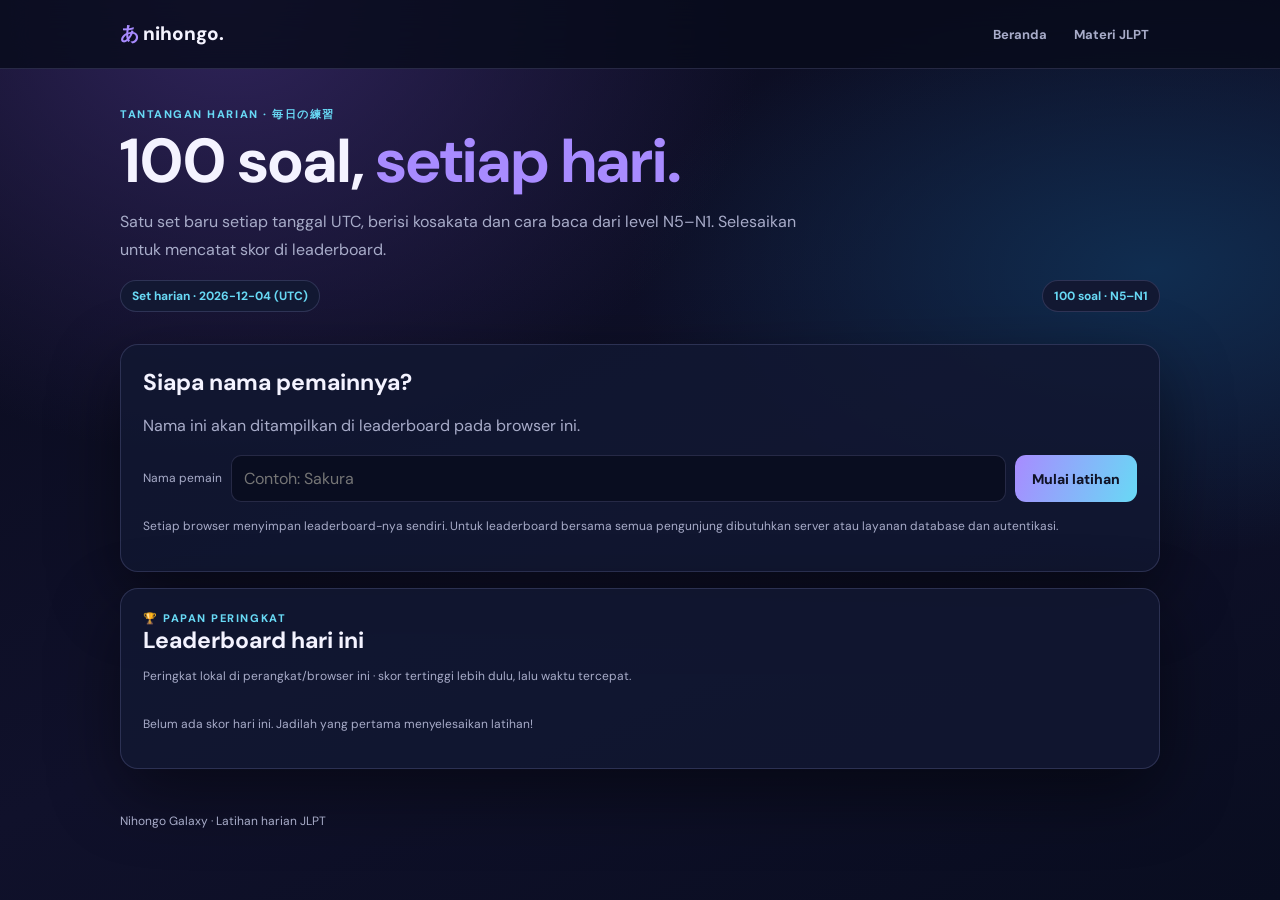
<file: quiz.html>
<!doctype html>
<html lang="id">
<head>
  <meta charset="utf-8">
  <meta name="viewport" content="width=device-width, initial-scale=1">
  <meta name="theme-color" content="#080b1b">
  <meta name="description" content="Latihan harian 100 soal bahasa Jepang JLPT N5 hingga N1 dan leaderboard lokal.">
  <title>Latihan Harian — Nihongo Galaxy</title>
  <link rel="preconnect" href="https://fonts.googleapis.com">
  <link href="https://fonts.googleapis.com/css2?family=DM+Sans:wght@400;600;700;800&family=Noto+Serif+JP:wght@600;700&display=swap" rel="stylesheet">
  <link rel="stylesheet" href="modules.css">
  <style>
    .quiz-hero{padding:38px 0 16px}.quiz-card{opacity:1;transform:none}.quiz-card h2{color:var(--ink)}
    .quiz-meta,.quiz-actions,.leader-row{display:flex;align-items:center;justify-content:space-between;gap:12px;flex-wrap:wrap}
    .badge{display:inline-flex;align-items:center;gap:6px;padding:7px 11px;border:1px solid var(--line);border-radius:999px;color:var(--cyan);font-size:12px;font-weight:700;background:var(--panel2)}
    .progress-track{height:9px;margin:17px 0 22px;overflow:hidden;border-radius:99px;background:#ffffff14}.progress-fill{width:0;height:100%;border-radius:inherit;background:linear-gradient(90deg,var(--accent),var(--cyan));transition:width .3s ease}
    .question-title{font-size:clamp(20px,4vw,27px);line-height:1.55}.answers{display:grid;gap:10px;margin:20px 0}.answer-option{width:100%;padding:14px 16px;border:1px solid var(--line);border-radius:12px;text-align:left;color:var(--ink);background:var(--panel2);font:600 15px "DM Sans",sans-serif;cursor:pointer;transition:transform .2s,border-color .2s,background .2s}.answer-option:hover:not(:disabled){transform:translateY(-2px);border-color:var(--accent)}.answer-option:focus-visible,.quiz-button:focus-visible,input:focus-visible{outline:3px solid var(--cyan);outline-offset:3px}.answer-option.correct{border-color:#54d6a0;background:#164734}.answer-option.incorrect{border-color:#ff8292;background:#512334}.answer-option:disabled{cursor:default}.feedback{min-height:28px;color:var(--cyan);font-weight:700}.quiz-button{border:0;border-radius:11px;padding:11px 17px;color:#101326;background:linear-gradient(110deg,var(--accent),var(--cyan));font:800 14px "DM Sans",sans-serif;cursor:pointer;transition:transform .2s,filter .2s}.quiz-button:hover{transform:translateY(-2px);filter:brightness(1.08)}.quiz-button:disabled{opacity:.5;cursor:not-allowed;transform:none}.name-form{display:flex;gap:9px;flex-wrap:wrap;margin:15px 0}.name-form input{flex:1;min-width:190px;padding:12px;border:1px solid var(--line);border-radius:10px;color:var(--ink);background:#080c1dcc;font:inherit}.leaderboard{display:grid;gap:8px;margin-top:16px}.leader-row{padding:12px 14px;border:1px solid var(--line);border-radius:12px;background:var(--panel2)}.leader-name{font-weight:800}.leader-score{color:var(--cyan);font-weight:800}.small-note{color:var(--muted);font-size:12px;line-height:1.6}.hidden{display:none!important}.quiz-count{color:var(--muted);font-size:13px}@media(prefers-reduced-motion:reduce){.progress-fill,.answer-option,.quiz-button{transition:none}}
  </style>
</head>
<body>
  <header class="top"><div class="wrap nav"><a class="brand" href="index.html">あ nihongo.</a><nav aria-label="Navigasi"><a href="index.html">Beranda</a><a href="n5.html">Materi JLPT</a></nav></div></header>
  <main class="wrap">
    <section class="hero quiz-hero"><div class="eyebrow">TANTANGAN HARIAN · 毎日の練習</div><h1>100 soal, <span style="color:var(--accent)">setiap hari.</span></h1><p class="lead">Satu set baru setiap tanggal UTC, berisi kosakata dan cara baca dari level N5–N1. Selesaikan untuk mencatat skor di leaderboard.</p><div class="quiz-meta"><span class="badge" id="dailyDate">Memuat tanggal…</span><span class="badge">100 soal · N5–N1</span></div></section>
    <section class="panel quiz-card" id="nameCard"><h2>Siapa nama pemainnya?</h2><p>Nama ini akan ditampilkan di leaderboard pada browser ini.</p><form class="name-form" id="nameForm"><label class="small-note" for="playerName" style="align-self:center">Nama pemain</label><input id="playerName" maxlength="24" autocomplete="nickname" placeholder="Contoh: Sakura" required><button class="quiz-button" type="submit">Mulai latihan</button></form><p class="small-note">Setiap browser menyimpan leaderboard-nya sendiri. Untuk leaderboard bersama semua pengunjung dibutuhkan server atau layanan database dan autentikasi.</p></section>
    <section class="panel quiz-card hidden" id="quizCard" aria-live="polite"><div class="quiz-meta"><span class="badge" id="levelBadge">JLPT N5</span><span class="quiz-count" id="questionCount">Soal 1 dari 100</span><span class="badge" id="scoreBadge">Skor 0</span></div><div class="progress-track" role="progressbar" aria-label="Kemajuan latihan" aria-valuemin="0" aria-valuemax="100" aria-valuenow="0"><div class="progress-fill" id="progressFill"></div></div><h2 class="question-title" id="questionText"></h2><div class="answers" id="answers"></div><p class="feedback" id="feedback" role="status"></p><div class="quiz-actions"><span class="small-note" id="streakText"></span><button class="quiz-button" id="nextButton" type="button" disabled>Soal berikutnya →</button></div></section>
    <section class="panel quiz-card hidden" id="resultCard"><div class="eyebrow">LATIHAN SELESAI</div><h2 id="resultTitle">Hasil latihan</h2><p id="resultSummary"></p><div class="quiz-actions"><button class="quiz-button" id="showBoard" type="button">Lihat leaderboard</button><button class="quiz-button" id="retryButton" type="button">Ulangi set hari ini</button></div></section>
    <section class="panel quiz-card" id="leaderCard"><div class="eyebrow">🏆 PAPAN PERINGKAT</div><h2>Leaderboard hari ini</h2><p class="small-note">Peringkat lokal di perangkat/browser ini · skor tertinggi lebih dulu, lalu waktu tercepat.</p><div class="leaderboard" id="leaderboard" aria-live="polite"></div></section>
  </main>
  <footer class="wrap foot">Nihongo Galaxy · Latihan harian JLPT</footer>
  <script src="quiz.js"></script>
</body>
</html>
</file>
<file: modules.css>
:root{color-scheme:dark;--bg:#080b1b;--panel:rgba(18,23,49,.88);--panel2:#121832;--ink:#f4f3ff;--muted:#a8acc9;--line:rgba(184,184,255,.17);--accent:#a88bff;--cyan:#68d9f5;--shadow:0 24px 70px #0007}*{box-sizing:border-box}html{min-height:100%;scroll-behavior:smooth}body{margin:0;min-height:100vh;color:var(--ink);font-family:"DM Sans",sans-serif;background:radial-gradient(ellipse at 18% 0%,#30245b 0,transparent 36%),radial-gradient(ellipse at 90% 30%,#102d50 0,transparent 32%),linear-gradient(155deg,#090b1c,#10112b 55%,#090d20);background-attachment:fixed;overflow-x:hidden}.wrap{width:min(1040px,calc(100% - 32px));margin-inline:auto}.top{position:sticky;top:0;z-index:20;border-bottom:1px solid var(--line);background:rgba(8,11,27,.82);backdrop-filter:blur(16px)}.nav{min-height:68px;display:flex;align-items:center;justify-content:space-between;gap:14px}.brand{color:var(--ink);text-decoration:none;font-weight:800;font-size:19px}.brand::first-letter{color:var(--accent)}nav{display:flex;gap:5px}nav a{color:var(--muted);text-decoration:none;padding:8px 11px;border-radius:9px;font-size:13px;font-weight:700;transition:.25s ease}nav a:hover,nav a.active{color:white;background:linear-gradient(135deg,var(--accent),#7d63d8);transform:translateY(-2px);box-shadow:0 8px 22px #a88bff35}.hero{padding:48px 0 24px}.eyebrow{color:var(--cyan);font-size:11px;font-weight:800;letter-spacing:.14em}.hero h1{margin:8px 0;font-size:clamp(38px,7vw,62px);line-height:1}.hero h1 span{color:var(--accent)}.lead{max-width:720px;color:var(--muted);line-height:1.75}.contents{display:flex;flex-wrap:wrap;gap:8px;margin-top:18px}.contents a{color:var(--ink);text-decoration:none;border:1px solid var(--line);border-radius:999px;padding:8px 13px;font-size:12px;font-weight:700;background:var(--panel);transition:.25s}.contents a:hover{border-color:var(--accent);transform:translateY(-3px)}.panel{margin:16px 0;padding:22px;border:1px solid var(--line);border-radius:18px;background:var(--panel);box-shadow:var(--shadow);scroll-margin-top:82px;opacity:0;transform:translateY(18px);transition:opacity .65s ease,transform .65s ease,border-color .25s}.panel.visible{opacity:1;transform:none}.panel:hover{border-color:rgba(168,139,255,.38)}.panel h2{margin:0 0 8px;font-size:23px}.panel>p{color:var(--muted);line-height:1.65}.tablebox{overflow:auto;border:1px solid var(--line);border-radius:12px}table{width:100%;min-width:540px;border-collapse:collapse;font-size:13px}th,td{padding:10px 12px;text-align:left;border-bottom:1px solid var(--line);vertical-align:top}th{color:var(--cyan);background:rgba(104,217,245,.05)}tr:last-child td{border:0}.jp{font-family:"Noto Serif JP",serif}.grid{display:grid;grid-template-columns:repeat(2,minmax(0,1fr));gap:10px}.item{padding:14px;border:1px solid var(--line);border-radius:12px;background:var(--panel2);line-height:1.6;font-size:13px;transition:.25s}.item:hover{transform:translateY(-4px);border-color:var(--accent)}.item strong,.item b{display:block;color:var(--accent);margin-bottom:4px}.item .jp{display:block;margin:6px 0;color:#fff}.callout{padding:16px;border-radius:12px;background:rgba(104,217,245,.05);border:1px solid var(--line);line-height:1.75}.question{margin-top:10px;font-weight:700}.answer{color:var(--cyan);font-weight:700}.foot{padding:28px 0;color:var(--muted);font-size:12px}main{animation:pageIn .7s cubic-bezier(.22,1,.36,1)}@keyframes pageIn{from{opacity:0;transform:translateY(16px);filter:blur(8px)}to{opacity:1;transform:none;filter:none}}@media(max-width:600px){.nav{align-items:flex-start;flex-direction:column;padding:10px 0}.nav nav{width:100%;overflow-x:auto}.grid{grid-template-columns:1fr}.hero{padding-top:34px}}@media(prefers-reduced-motion:reduce){html{scroll-behavior:auto}*{animation:none!important;transition:none!important}.panel{opacity:1;transform:none}}
</file>
